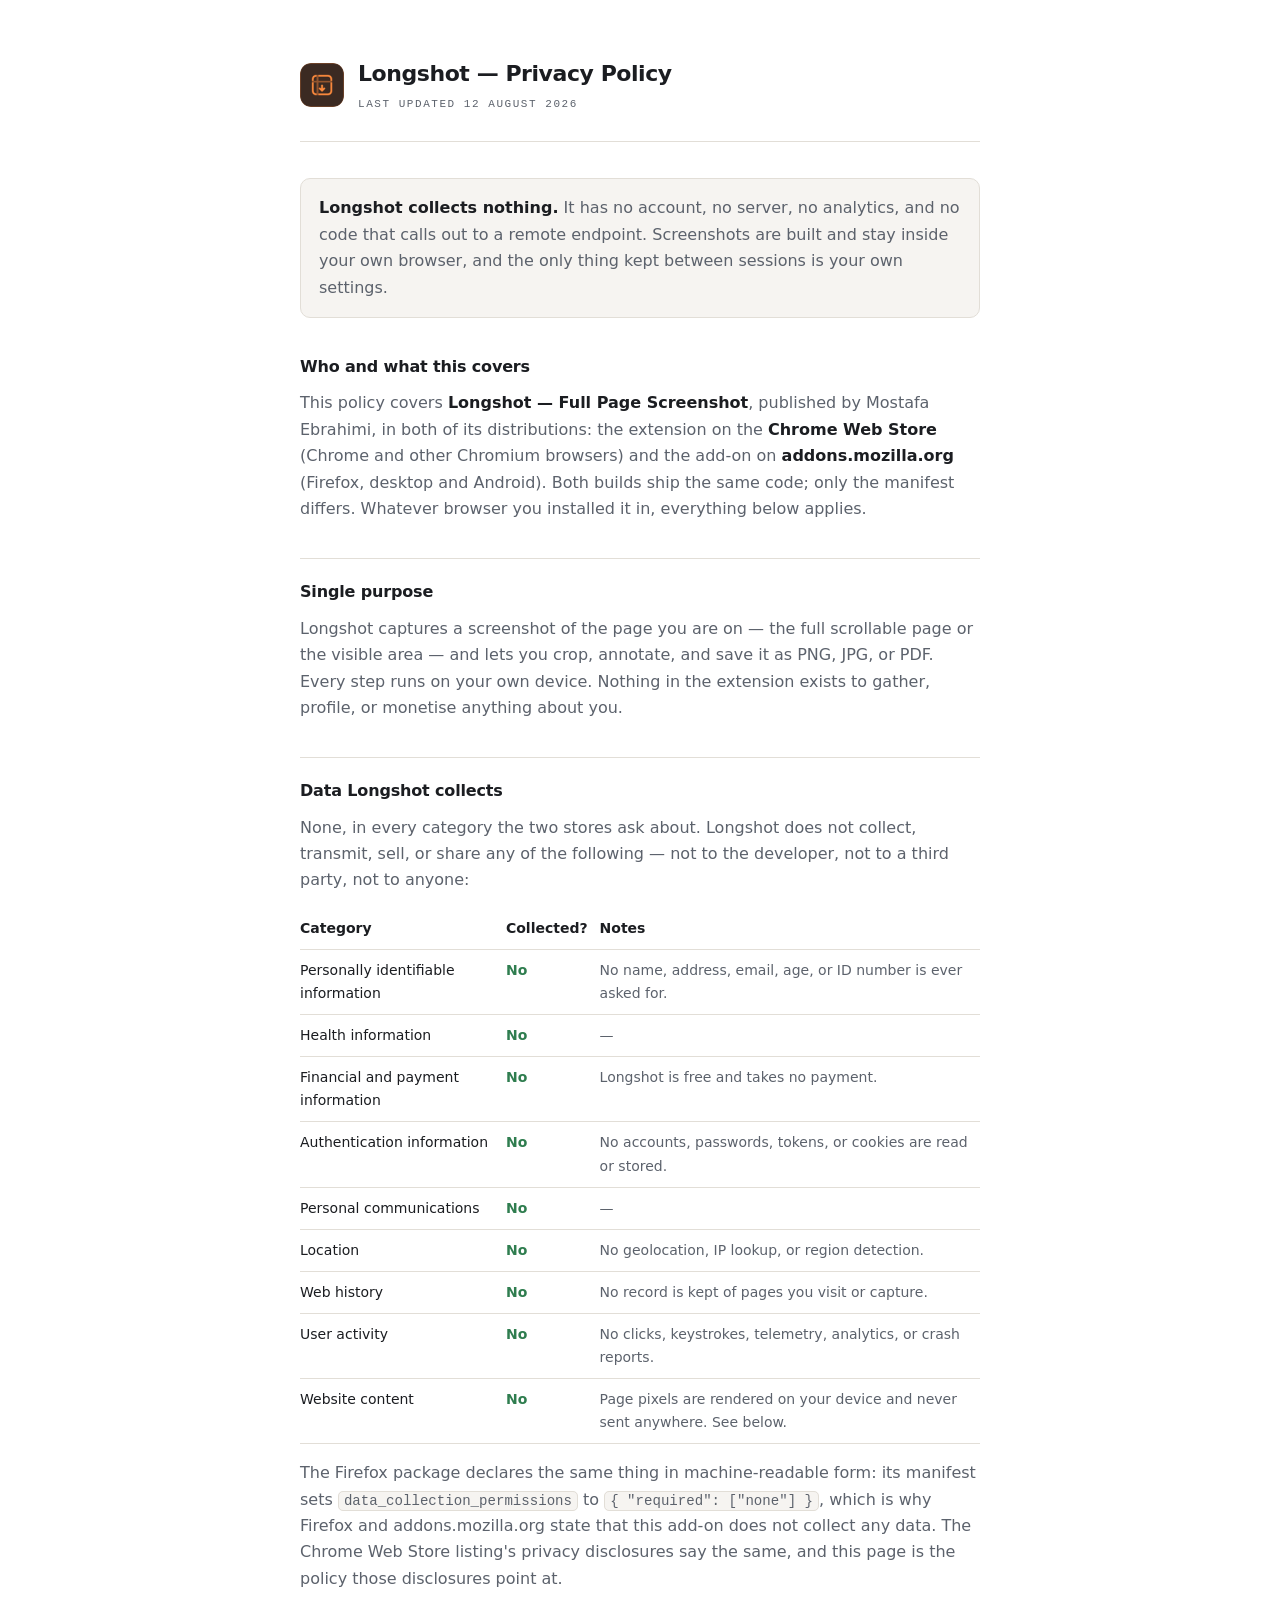
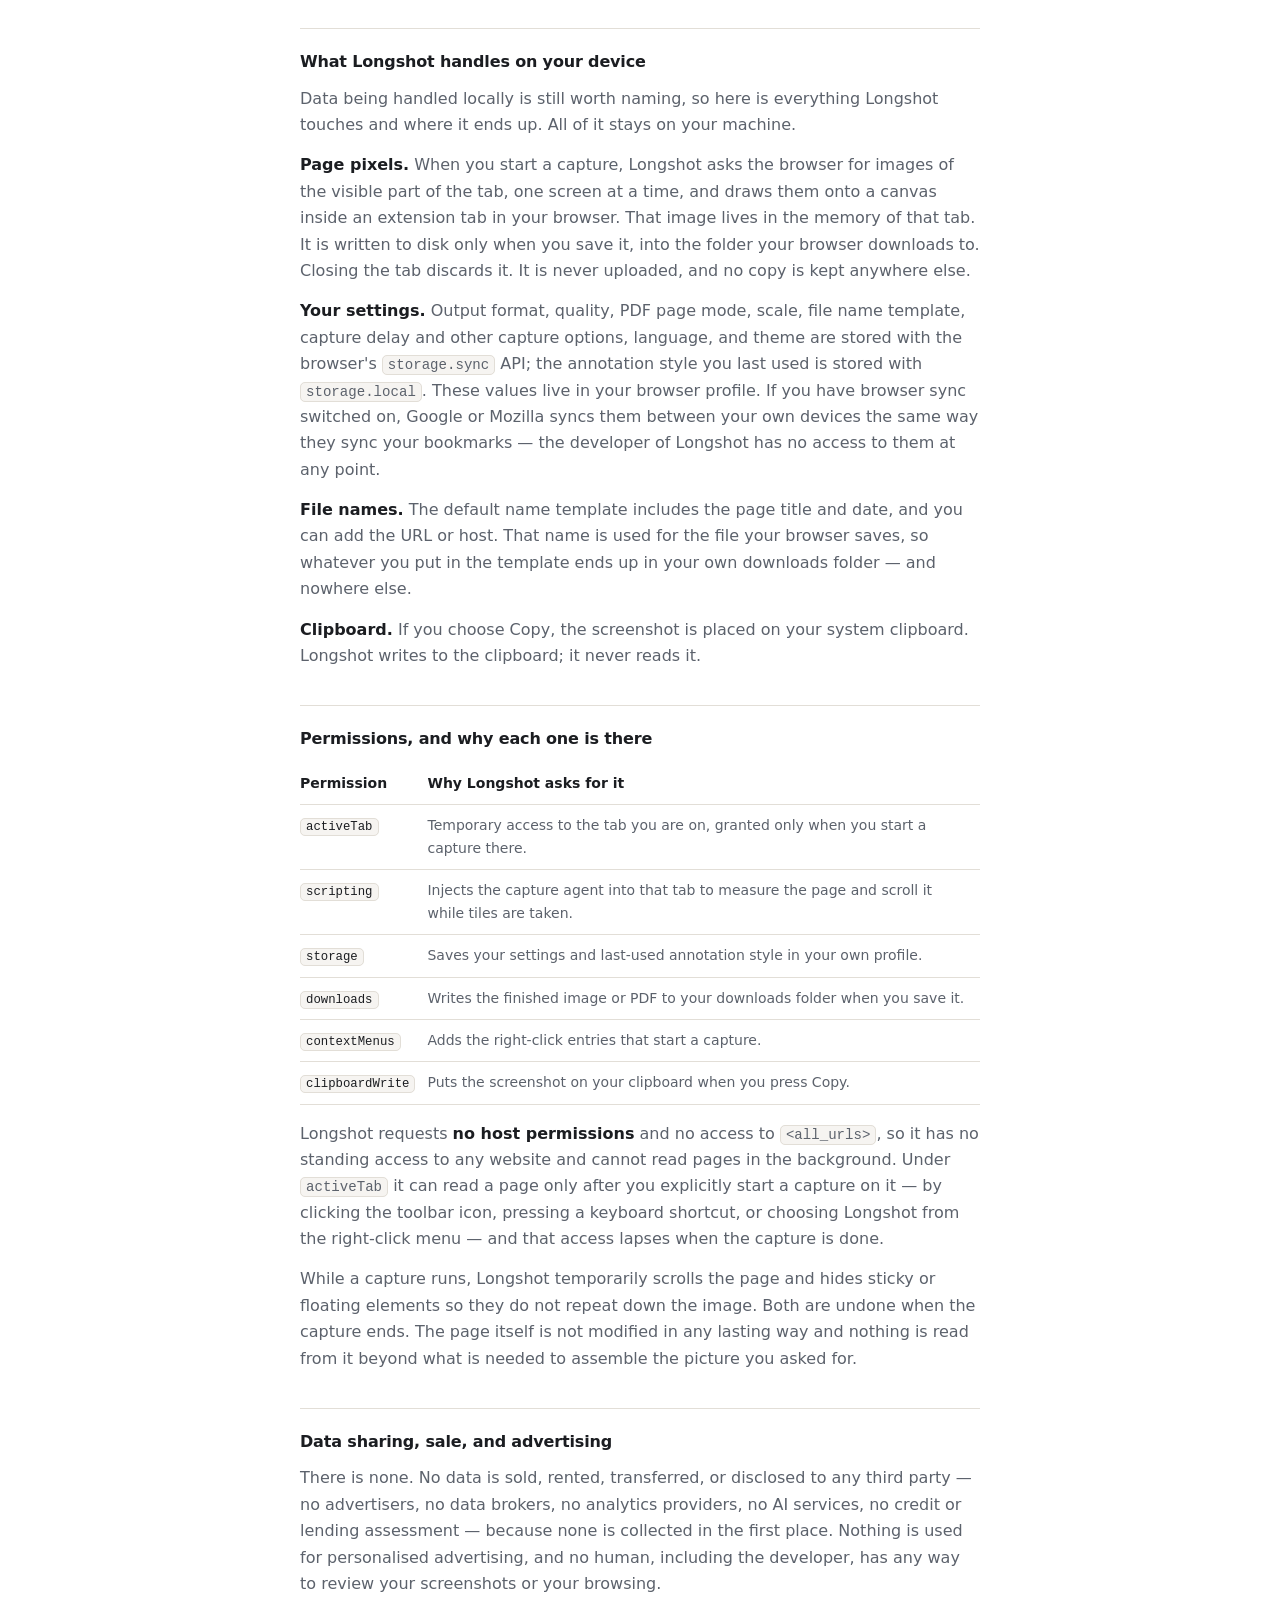
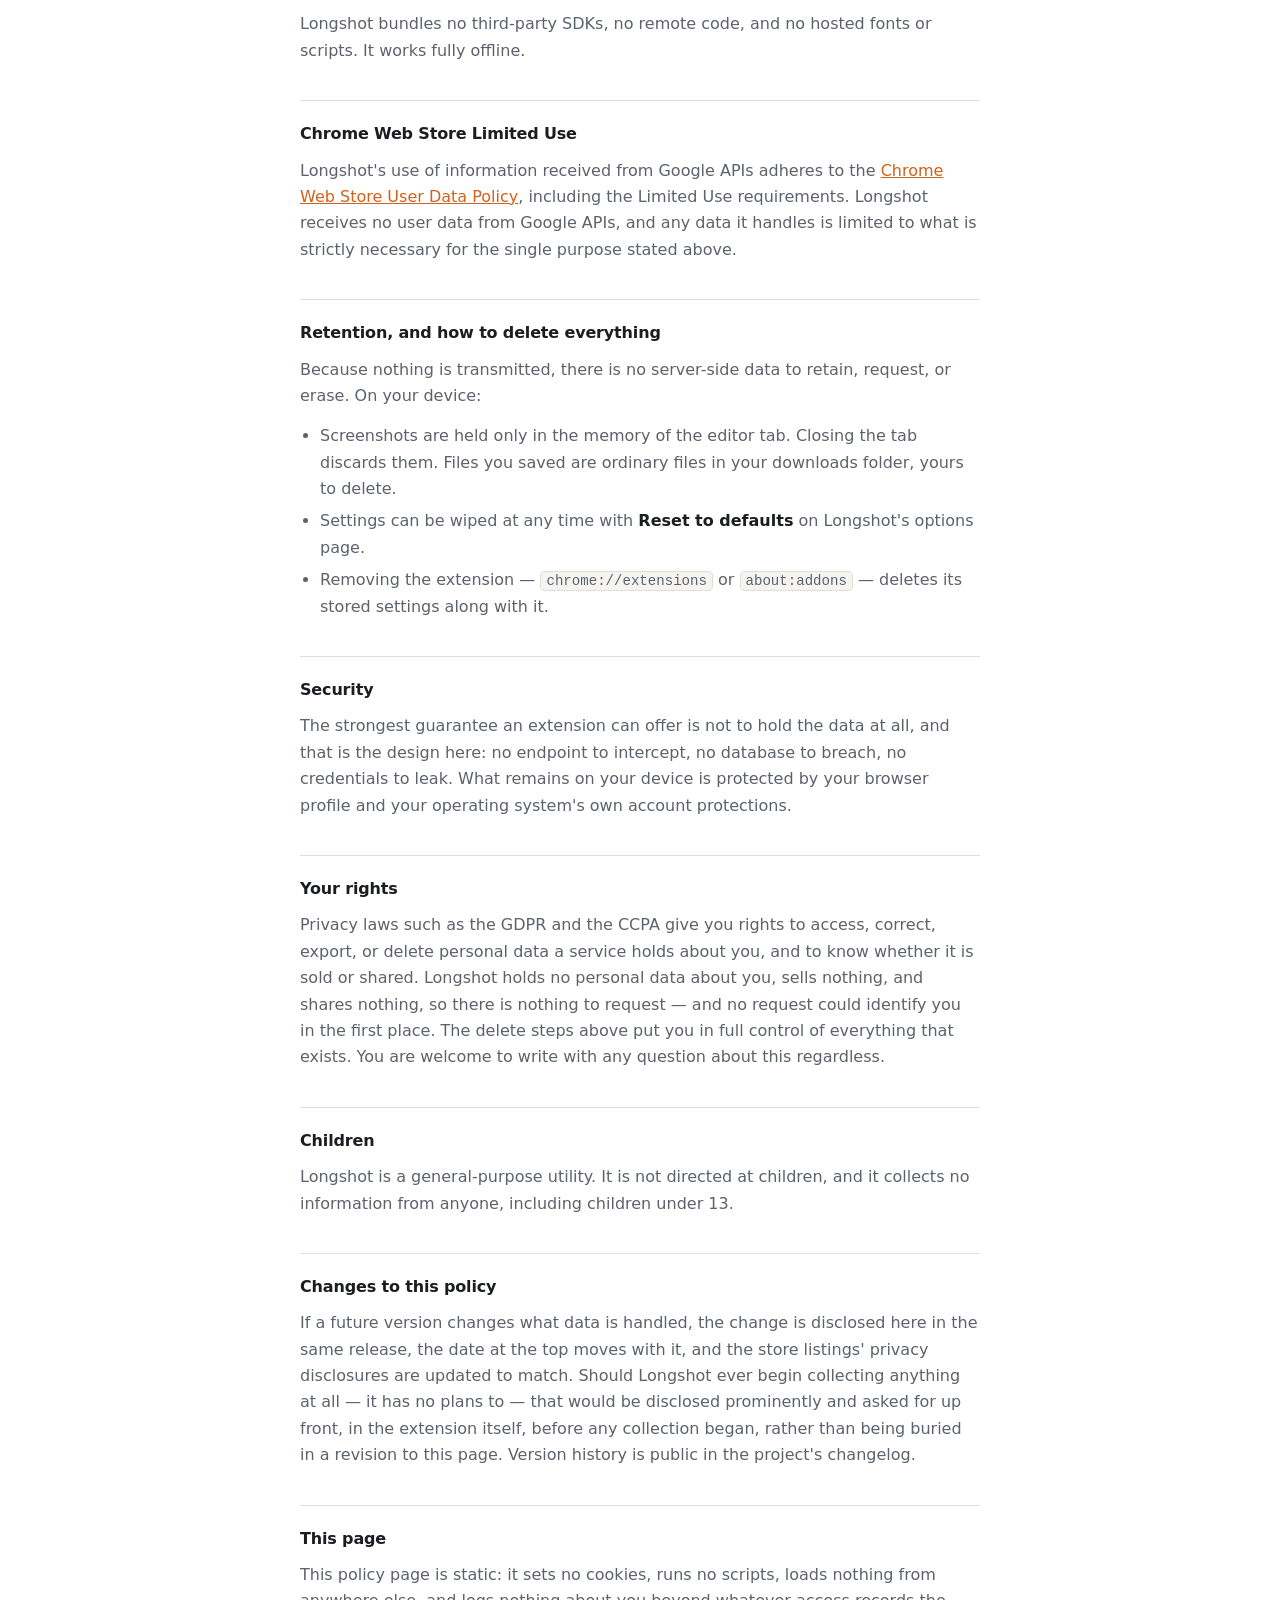
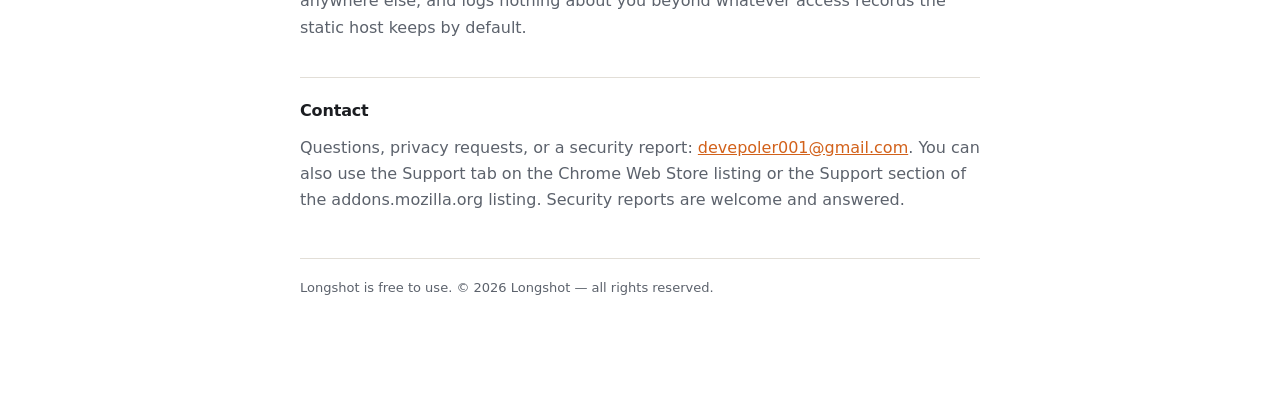
<file: docs/index.html>
<!doctype html>
<html lang="en">
  <head>
    <meta charset="utf-8" />
    <meta name="viewport" content="width=device-width, initial-scale=1" />
    <title>Longshot — Privacy Policy</title>
    <meta
      name="description"
      content="Privacy policy for Longshot, the full page screenshot extension for Chrome and Firefox. No data collected, no servers, nothing leaves the browser."
    />
    <meta name="robots" content="index, follow" />
    <style>
      :root {
        --bg: #ffffff;
        --panel: #f6f4f1;
        --line: #e2ded7;
        --fg: #1b1d21;
        --dim: #5c626c;
        --accent: #d2611a;
        --ok: #2f7d4f;
        color-scheme: light;
      }
      @media (prefers-color-scheme: dark) {
        :root {
          --bg: #101216;
          --panel: #171a1f;
          --line: #262b33;
          --fg: #e8eaed;
          --dim: #a3a9b4;
          --accent: #ff8a3d;
          --ok: #5fbf87;
          color-scheme: dark;
        }
      }
      * { box-sizing: border-box; }
      body {
        margin: 0;
        padding: 0 24px 96px;
        background: var(--bg);
        color: var(--fg);
        font: 16px/1.65 ui-sans-serif, "Segoe UI", system-ui, -apple-system, sans-serif;
        -webkit-font-smoothing: antialiased;
      }
      main { max-width: 680px; margin: 0 auto; }
      header {
        display: flex; align-items: center; gap: 14px;
        padding: 56px 0 28px; border-bottom: 1px solid var(--line); margin-bottom: 36px;
      }
      header img { width: 44px; height: 44px; border-radius: 11px; }
      h1 { margin: 0; font-size: 22px; letter-spacing: -0.02em; }
      .eyebrow {
        margin: 3px 0 0;
        font-family: ui-monospace, "SF Mono", Consolas, monospace;
        font-size: 11px; letter-spacing: 0.14em; text-transform: uppercase; color: var(--dim);
      }
      h2 {
        margin: 36px 0 10px; font-size: 16px; letter-spacing: -0.01em;
        padding-top: 20px; border-top: 1px solid var(--line);
      }
      h2:first-of-type { border-top: 0; padding-top: 0; }
      p { margin: 0 0 14px; color: var(--dim); }
      strong { color: var(--fg); font-weight: 600; }
      ul { margin: 0 0 14px; padding-left: 20px; color: var(--dim); }
      li { margin: 0 0 6px; }
      .callout {
        padding: 16px 18px; border-radius: 10px; background: var(--panel);
        border: 1px solid var(--line); margin: 0 0 8px;
      }
      .callout p:last-child { margin-bottom: 0; }
      .scroll { overflow-x: auto; margin: 0 0 16px; }
      table { border-collapse: collapse; width: 100%; font-size: 14px; }
      th, td {
        text-align: left; padding: 9px 12px 9px 0;
        border-bottom: 1px solid var(--line); vertical-align: top; color: var(--dim);
      }
      th { color: var(--fg); font-weight: 600; white-space: nowrap; }
      td:first-child { color: var(--fg); }
      .no { color: var(--ok); font-weight: 600; white-space: nowrap; }
      code {
        font-family: ui-monospace, "SF Mono", Consolas, monospace;
        font-size: 0.88em; background: var(--panel);
        border: 1px solid var(--line); border-radius: 5px; padding: 1px 5px;
      }
      footer {
        margin-top: 44px; padding-top: 18px; border-top: 1px solid var(--line);
        font-size: 13px; color: var(--dim);
      }
      a { color: var(--accent); }
    </style>
  </head>
  <body>
    <main>
      <header>
        <img src="icon-128.png" alt="" />
        <div>
          <h1>Longshot — Privacy Policy</h1>
          <p class="eyebrow">Last updated 12 August 2026</p>
        </div>
      </header>

      <div class="callout">
        <p>
          <strong>Longshot collects nothing.</strong> It has no account, no server, no analytics,
          and no code that calls out to a remote endpoint. Screenshots are built and stay inside
          your own browser, and the only thing kept between sessions is your own settings.
        </p>
      </div>

      <h2>Who and what this covers</h2>
      <p>
        This policy covers <strong>Longshot — Full Page Screenshot</strong>, published by Mostafa
        Ebrahimi, in both of its distributions: the extension on the
        <strong>Chrome Web Store</strong> (Chrome and other Chromium browsers) and the add-on on
        <strong>addons.mozilla.org</strong> (Firefox, desktop and Android). Both builds ship the
        same code; only the manifest differs. Whatever browser you installed it in, everything
        below applies.
      </p>

      <h2>Single purpose</h2>
      <p>
        Longshot captures a screenshot of the page you are on — the full scrollable page or the
        visible area — and lets you crop, annotate, and save it as PNG, JPG, or PDF. Every step
        runs on your own device. Nothing in the extension exists to gather, profile, or monetise
        anything about you.
      </p>

      <h2>Data Longshot collects</h2>
      <p>
        None, in every category the two stores ask about. Longshot does not collect, transmit,
        sell, or share any of the following — not to the developer, not to a third party, not to
        anyone:
      </p>
      <div class="scroll">
        <table>
          <thead>
            <tr><th>Category</th><th>Collected?</th><th>Notes</th></tr>
          </thead>
          <tbody>
            <tr><td>Personally identifiable information</td><td class="no">No</td><td>No name, address, email, age, or ID number is ever asked for.</td></tr>
            <tr><td>Health information</td><td class="no">No</td><td>—</td></tr>
            <tr><td>Financial and payment information</td><td class="no">No</td><td>Longshot is free and takes no payment.</td></tr>
            <tr><td>Authentication information</td><td class="no">No</td><td>No accounts, passwords, tokens, or cookies are read or stored.</td></tr>
            <tr><td>Personal communications</td><td class="no">No</td><td>—</td></tr>
            <tr><td>Location</td><td class="no">No</td><td>No geolocation, IP lookup, or region detection.</td></tr>
            <tr><td>Web history</td><td class="no">No</td><td>No record is kept of pages you visit or capture.</td></tr>
            <tr><td>User activity</td><td class="no">No</td><td>No clicks, keystrokes, telemetry, analytics, or crash reports.</td></tr>
            <tr><td>Website content</td><td class="no">No</td><td>Page pixels are rendered on your device and never sent anywhere. See below.</td></tr>
          </tbody>
        </table>
      </div>
      <p>
        The Firefox package declares the same thing in machine-readable form: its manifest sets
        <code>data_collection_permissions</code> to <code>{ "required": ["none"] }</code>, which is
        why Firefox and addons.mozilla.org state that this add-on does not collect any data. The
        Chrome Web Store listing's privacy disclosures say the same, and this page is the policy
        those disclosures point at.
      </p>

      <h2>What Longshot handles on your device</h2>
      <p>
        Data being handled locally is still worth naming, so here is everything Longshot touches
        and where it ends up. All of it stays on your machine.
      </p>
      <p>
        <strong>Page pixels.</strong> When you start a capture, Longshot asks the browser for images
        of the visible part of the tab, one screen at a time, and draws them onto a canvas inside an
        extension tab in your browser. That image lives in the memory of that tab. It is written to
        disk only when you save it, into the folder your browser downloads to. Closing the tab
        discards it. It is never uploaded, and no copy is kept anywhere else.
      </p>
      <p>
        <strong>Your settings.</strong> Output format, quality, PDF page mode, scale, file name
        template, capture delay and other capture options, language, and theme are stored with the
        browser's <code>storage.sync</code> API; the annotation style you last used is stored with
        <code>storage.local</code>. These values live in your browser profile. If you have browser
        sync switched on, Google or Mozilla syncs them between your own devices the same way they
        sync your bookmarks — the developer of Longshot has no access to them at any point.
      </p>
      <p>
        <strong>File names.</strong> The default name template includes the page title and date, and
        you can add the URL or host. That name is used for the file your browser saves, so whatever
        you put in the template ends up in your own downloads folder — and nowhere else.
      </p>
      <p>
        <strong>Clipboard.</strong> If you choose Copy, the screenshot is placed on your system
        clipboard. Longshot writes to the clipboard; it never reads it.
      </p>

      <h2>Permissions, and why each one is there</h2>
      <div class="scroll">
        <table>
          <thead>
            <tr><th>Permission</th><th>Why Longshot asks for it</th></tr>
          </thead>
          <tbody>
            <tr><td><code>activeTab</code></td><td>Temporary access to the tab you are on, granted only when you start a capture there.</td></tr>
            <tr><td><code>scripting</code></td><td>Injects the capture agent into that tab to measure the page and scroll it while tiles are taken.</td></tr>
            <tr><td><code>storage</code></td><td>Saves your settings and last-used annotation style in your own profile.</td></tr>
            <tr><td><code>downloads</code></td><td>Writes the finished image or PDF to your downloads folder when you save it.</td></tr>
            <tr><td><code>contextMenus</code></td><td>Adds the right-click entries that start a capture.</td></tr>
            <tr><td><code>clipboardWrite</code></td><td>Puts the screenshot on your clipboard when you press Copy.</td></tr>
          </tbody>
        </table>
      </div>
      <p>
        Longshot requests <strong>no host permissions</strong> and no access to
        <code>&lt;all_urls&gt;</code>, so it has no standing access to any website and cannot read
        pages in the background. Under <code>activeTab</code> it can read a page only after you
        explicitly start a capture on it — by clicking the toolbar icon, pressing a keyboard
        shortcut, or choosing Longshot from the right-click menu — and that access lapses when the
        capture is done.
      </p>
      <p>
        While a capture runs, Longshot temporarily scrolls the page and hides sticky or floating
        elements so they do not repeat down the image. Both are undone when the capture ends. The
        page itself is not modified in any lasting way and nothing is read from it beyond what is
        needed to assemble the picture you asked for.
      </p>

      <h2>Data sharing, sale, and advertising</h2>
      <p>
        There is none. No data is sold, rented, transferred, or disclosed to any third party — no
        advertisers, no data brokers, no analytics providers, no AI services, no credit or lending
        assessment — because none is collected in the first place. Nothing is used for
        personalised advertising, and no human, including the developer, has any way to review
        your screenshots or your browsing.
      </p>
      <p>
        Longshot bundles no third-party SDKs, no remote code, and no hosted fonts or scripts. It
        works fully offline.
      </p>

      <h2>Chrome Web Store Limited Use</h2>
      <p>
        Longshot's use of information received from Google APIs adheres to the
        <a href="https://developer.chrome.com/docs/webstore/program-policies/limited-use">Chrome
        Web Store User Data Policy</a>, including the Limited Use requirements. Longshot receives
        no user data from Google APIs, and any data it handles is limited to what is strictly
        necessary for the single purpose stated above.
      </p>

      <h2>Retention, and how to delete everything</h2>
      <p>
        Because nothing is transmitted, there is no server-side data to retain, request, or erase.
        On your device:
      </p>
      <ul>
        <li>Screenshots are held only in the memory of the editor tab. Closing the tab discards
          them. Files you saved are ordinary files in your downloads folder, yours to delete.</li>
        <li>Settings can be wiped at any time with <strong>Reset to defaults</strong> on Longshot's
          options page.</li>
        <li>Removing the extension — <code>chrome://extensions</code> or
          <code>about:addons</code> — deletes its stored settings along with it.</li>
      </ul>

      <h2>Security</h2>
      <p>
        The strongest guarantee an extension can offer is not to hold the data at all, and that is
        the design here: no endpoint to intercept, no database to breach, no credentials to leak.
        What remains on your device is protected by your browser profile and your operating
        system's own account protections.
      </p>

      <h2>Your rights</h2>
      <p>
        Privacy laws such as the GDPR and the CCPA give you rights to access, correct, export, or
        delete personal data a service holds about you, and to know whether it is sold or shared.
        Longshot holds no personal data about you, sells nothing, and shares nothing, so there is
        nothing to request — and no request could identify you in the first place. The delete steps
        above put you in full control of everything that exists. You are welcome to write with any
        question about this regardless.
      </p>

      <h2>Children</h2>
      <p>
        Longshot is a general-purpose utility. It is not directed at children, and it collects no
        information from anyone, including children under 13.
      </p>

      <h2>Changes to this policy</h2>
      <p>
        If a future version changes what data is handled, the change is disclosed here in the same
        release, the date at the top moves with it, and the store listings' privacy disclosures are
        updated to match. Should Longshot ever begin collecting anything at all — it has no plans
        to — that would be disclosed prominently and asked for up front, in the extension itself,
        before any collection began, rather than being buried in a revision to this page. Version
        history is public in the project's changelog.
      </p>

      <h2>This page</h2>
      <p>
        This policy page is static: it sets no cookies, runs no scripts, loads nothing from anywhere
        else, and logs nothing about you beyond whatever access records the static host keeps by
        default.
      </p>

      <h2>Contact</h2>
      <p>
        Questions, privacy requests, or a security report:
        <a href="mailto:devepoler001@gmail.com">devepoler001@gmail.com</a>. You can also
        use the Support tab on the Chrome Web Store listing or the Support section of the
        addons.mozilla.org listing. Security reports are welcome and answered.
      </p>

      <footer>Longshot is free to use. © 2026 Longshot — all rights reserved.</footer>
    </main>
  </body>
</html>
</file>
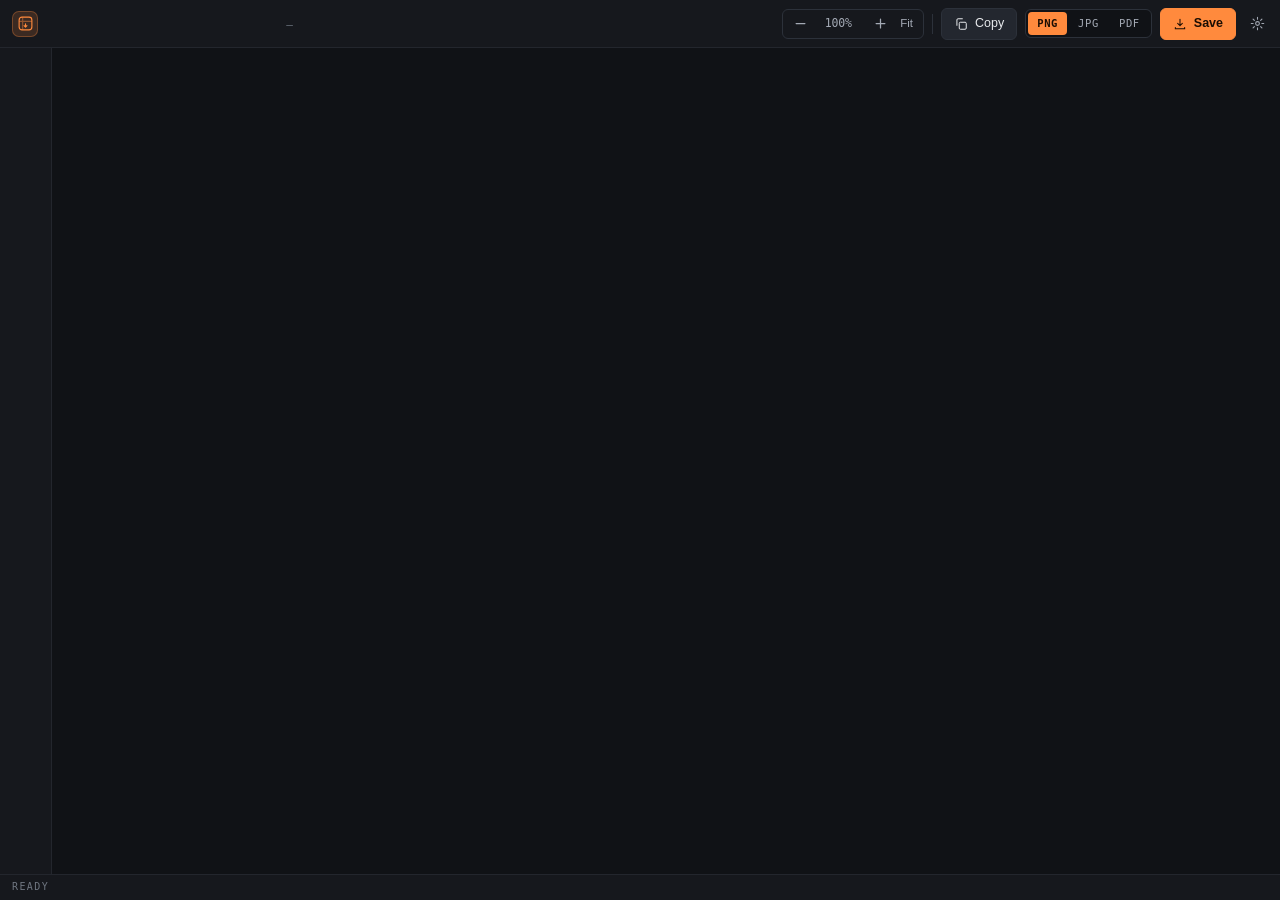
<file: src/editor/editor.html>
<!doctype html>
<html lang="en">
  <head>
    <meta charset="utf-8" />
    <title>Longshot</title>
    <link rel="icon" type="image/svg+xml" href="../../icons/mark.svg" />
    <link rel="stylesheet" href="../shared/theme.css" />
    <link rel="stylesheet" href="editor.css" />
  </head>
  <body>
    <div class="app">
      <header class="topbar">
        <div class="mark" aria-hidden="true">
          <svg viewBox="0 0 24 24" width="17" height="17" fill="none" stroke="currentColor" stroke-width="1.6">
            <rect x="3" y="3" width="18" height="18" rx="4" />
            <path d="M3 9h18M8 3v18" opacity=".45" />
            <path d="M12 12.5v4.5m0 0 2-2m-2 2-2-2" stroke-linecap="round" />
          </svg>
        </div>

        <div class="file">
          <input id="filename" type="text" spellcheck="false" data-i18n-attr="aria-label:editor.filename.tip" data-tip-key="editor.filename.tip"
            data-tip-side="bottom" data-hint-key="editor.filename.hint" />
          <span class="dims num" id="dims">—</span>
        </div>

        <div class="grow"></div>

        <div class="zoom">
          <button class="btn-ghost sq" id="zoom-out" aria-label="Zoom out" data-i18n-attr="aria-label:editor.zoomOut" data-tip-key="editor.zoomOut" data-key="−"
                  data-hint-key="editor.zoomOut.hint">
            <svg viewBox="0 0 24 24" width="15" height="15" stroke="currentColor" stroke-width="2" fill="none"><path d="M5 12h14" stroke-linecap="round"/></svg>
          </button>
          <button class="btn-ghost zoom-value num" id="zoom-value" data-tip-key="editor.zoomReset"
                  data-hint-key="editor.zoomReset.hint">100%</button>
          <button class="btn-ghost sq" id="zoom-in" aria-label="Zoom in" data-i18n-attr="aria-label:editor.zoomIn" data-tip-key="editor.zoomIn" data-key="+"
                  data-hint-key="editor.zoomIn.hint">
            <svg viewBox="0 0 24 24" width="15" height="15" stroke="currentColor" stroke-width="2" fill="none"><path d="M12 5v14M5 12h14" stroke-linecap="round"/></svg>
          </button>
          <button class="btn-ghost" id="zoom-fit" data-tip-key="editor.zoomFit" data-key="0"
                  data-hint-key="editor.zoomFit.hint" data-i18n="editor.zoomFit.label">Fit</button>
        </div>

        <span class="sep"></span>

        <button class="btn" id="copy" data-tip-key="editor.copy" data-key="Ctrl+C"
                data-hint-key="editor.copy.hint">
          <svg viewBox="0 0 24 24" width="14" height="14" fill="none" stroke="currentColor" stroke-width="1.7"><rect x="9" y="9" width="12" height="12" rx="2"/><path d="M5 15V5a2 2 0 0 1 2-2h8"/></svg>
          <span data-i18n="editor.copy">Copy</span>
        </button>

        <div class="chips" id="format" role="group" data-i18n-attr="aria-label:popup.saveAs">
          <button type="button" data-value="png" aria-pressed="true" data-tip="PNG" data-hint-key="editor.format.png.hint">PNG</button>
          <button type="button" data-value="jpeg" aria-pressed="false" data-tip="JPG" data-hint-key="editor.format.jpeg.hint">JPG</button>
          <button type="button" data-value="pdf" aria-pressed="false" data-tip="PDF" data-hint-key="editor.format.pdf.hint">PDF</button>
        </div>

        <button class="btn btn-primary" id="save" data-tip-key="editor.save" data-key="Ctrl+S"
                data-hint-key="editor.save.hint">
          <svg viewBox="0 0 24 24" width="14" height="14" fill="none" stroke="currentColor" stroke-width="1.8"><path d="M12 4v11m0 0 4-4m-4 4-4-4" stroke-linecap="round"/><path d="M4 18v2h16v-2" stroke-linecap="round"/></svg>
          Save
        </button>

        <button class="btn-ghost sq" id="open-settings" data-i18n-attr="aria-label:editor.settings"
                data-tip-key="editor.settings" data-hint-key="editor.settings.hint">
          <svg viewBox="0 0 24 24" width="15" height="15" fill="none" stroke="currentColor" stroke-width="1.7"><circle cx="12" cy="12" r="3"/><path d="M12 2v3M12 19v3M2 12h3M19 12h3M4.9 4.9l2.1 2.1M17 17l2.1 2.1M19.1 4.9 17 7M7 17l-2.1 2.1" stroke-linecap="round"/></svg>
        </button>
      </header>

      <div class="body">
        <nav class="tools" id="tools" data-i18n-attr="aria-label:editor.tools"></nav>

        <div class="stage-wrap">
          <div class="inspector" id="inspector" hidden>
            <div class="swatches" id="swatches" role="group" data-i18n-attr="aria-label:editor.colour"></div>
            <span class="sep tall"></span>
            <label class="ctl">
              <span class="eyebrow" id="size-label">Width</span>
              <input type="range" id="size" min="1" max="40" step="1" data-tip-key="editor.size" data-hint-key="editor.size.hint" />
              <span class="num" id="size-value">4</span>
            </label>
            <span class="sep tall"></span>
            <button class="btn-ghost" id="undo" data-tip-key="editor.undo" data-key="Ctrl+Z"
              data-hint-key="editor.undo.hint" data-i18n="editor.undo">Undo</button>
            <button class="btn-ghost" id="redo" data-tip-key="editor.redo" data-key="Ctrl+Shift+Z"
              data-hint-key="editor.redo.hint" data-i18n="editor.redo">Redo</button>
            <button class="btn-ghost danger" id="delete" data-tip-key="editor.delete" data-key="Del"
              data-hint-key="editor.delete.hint" data-i18n="editor.delete">Delete</button>
            <div class="grow"></div>
            <div class="crop-actions" id="crop-actions" hidden>
              <span class="eyebrow" data-i18n="editor.crop">Crop</span>
              <button class="btn" id="crop-apply" data-tip-key="editor.crop.apply.tip" data-key="Enter"
                data-hint-key="editor.crop.apply.hint" data-i18n="editor.crop.apply">Apply</button>
              <button class="btn-ghost" id="crop-reset" data-tip-key="editor.crop.reset.tip"
                data-hint-key="editor.crop.reset.hint" data-i18n="editor.crop.reset">Reset</button>
            </div>
          </div>

          <main class="stage" id="stage">
            <canvas id="view"></canvas>
            <textarea id="text-input" spellcheck="false" hidden></textarea>

            <div class="progress" id="progress">
              <div class="progress-card">
                <div class="ladder" id="ladder"></div>
                <div>
                  <div class="progress-title" id="progress-title" data-i18n="editor.progress.title">Capturing page</div>
                  <div class="eyebrow" id="progress-count" data-i18n="editor.progress.waiting">waiting for the first tile</div>
                </div>
                <button class="btn" id="progress-cancel" data-i18n="editor.progress.cancel">Cancel</button>
              </div>
            </div>

            <div class="failure" id="failure" hidden>
              <div class="failure-card">
                <div class="eyebrow" data-i18n="editor.failure.title">Capture stopped</div>
                <p id="failure-message"></p>
                <button class="btn" id="failure-close" data-i18n="editor.failure.close">Close this tab</button>
              </div>
            </div>
          </main>

          <aside class="rail" id="rail" hidden aria-hidden="true">
            <canvas id="rail-canvas"></canvas>
            <div class="rail-view" id="rail-view"></div>
          </aside>
        </div>
      </div>

      <footer class="statusbar">
        <span class="eyebrow" id="status-left" data-i18n="editor.status.ready">Ready</span>
        <div class="grow"></div>
        <span class="eyebrow hints" id="hints"></span>
      </footer>
    </div>

    <div class="toast" id="toast" hidden></div>

    <script type="module" src="editor.js"></script>
  </body>
</html>
</file>
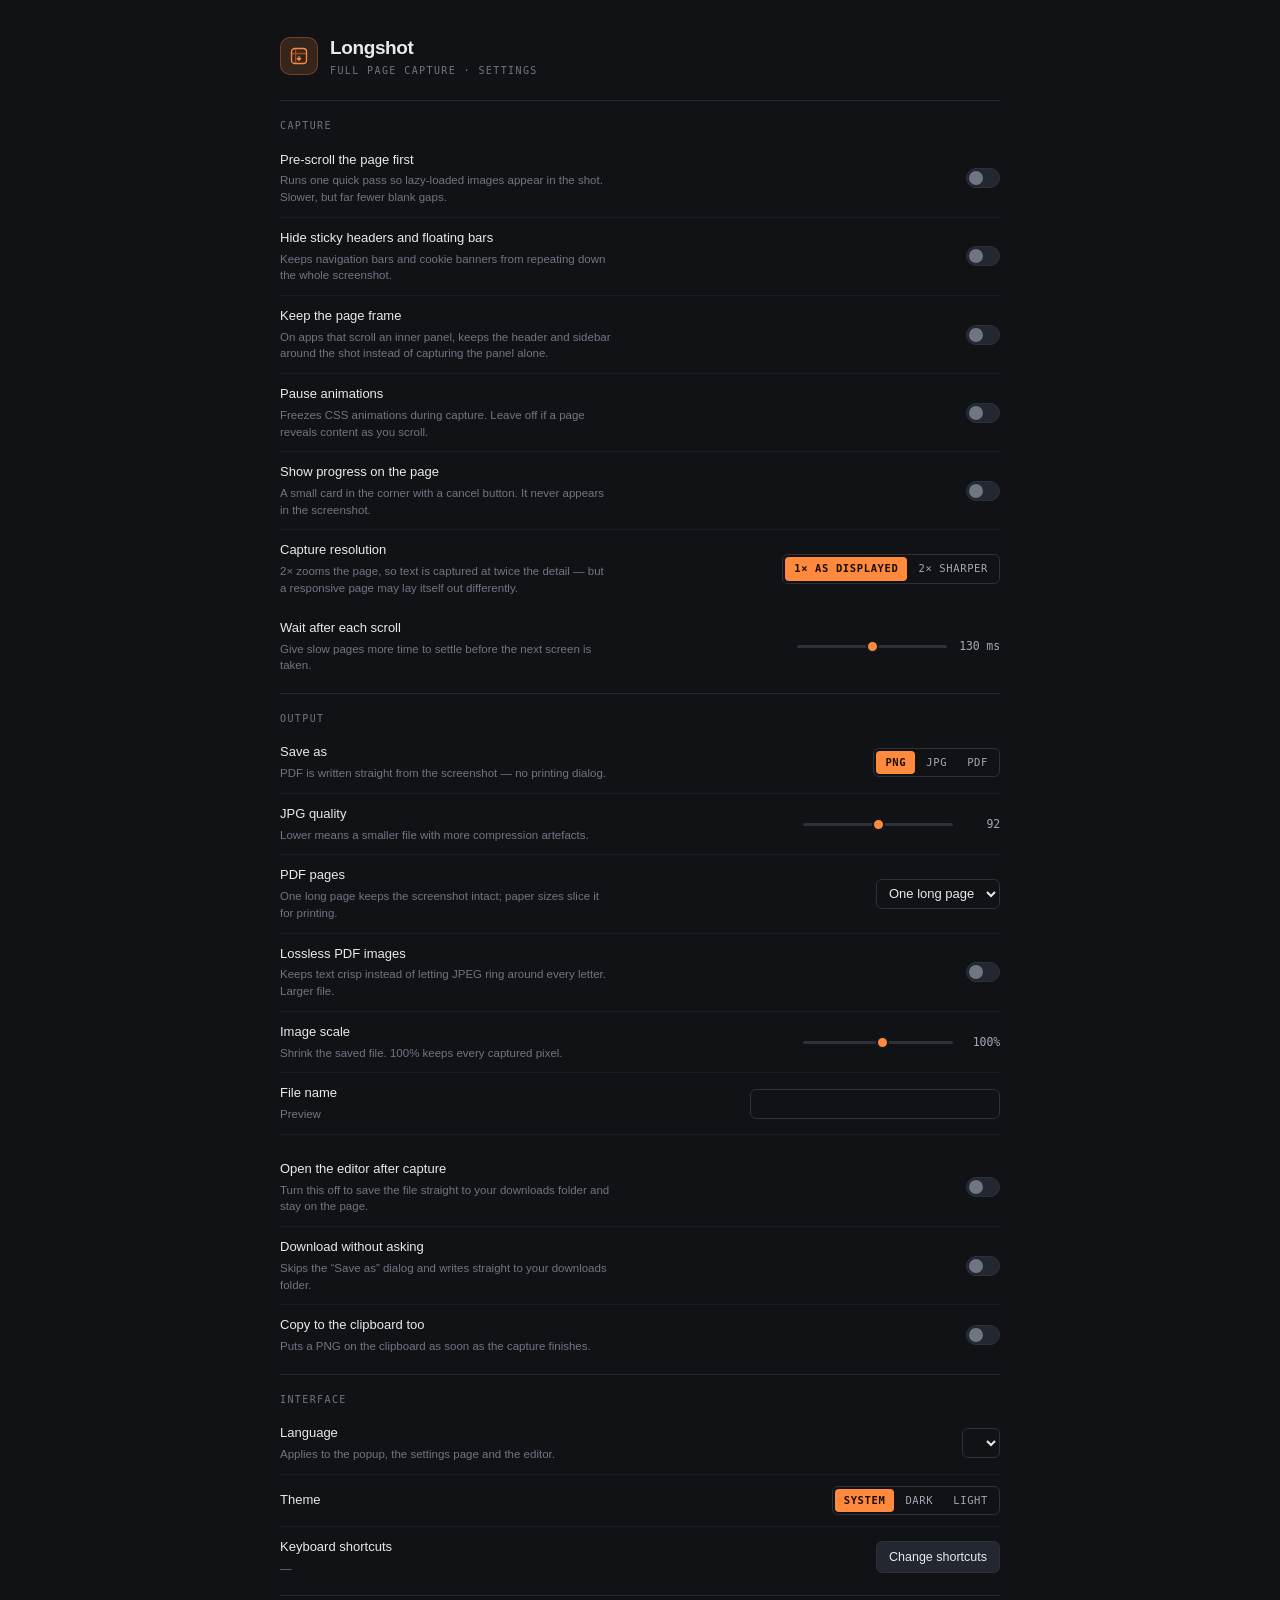
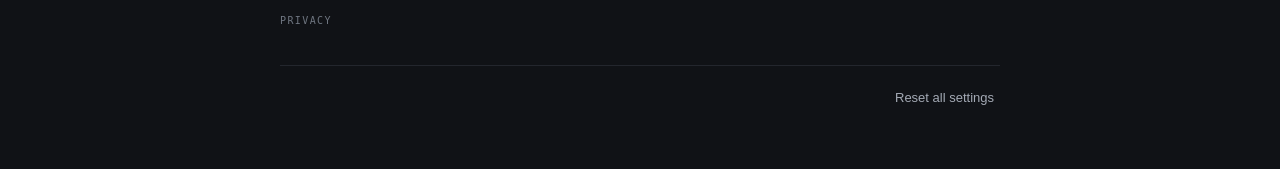
<file: src/options/options.html>
<!doctype html>
<html lang="en">
  <head>
    <meta charset="utf-8" />
    <title data-i18n="options.title">Longshot settings</title>
    <link rel="icon" type="image/svg+xml" href="../../icons/mark.svg" />
    <link rel="stylesheet" href="../shared/theme.css" />
    <link rel="stylesheet" href="options.css" />
  </head>
  <body>
    <div class="page">
      <header class="head">
        <div class="mark" aria-hidden="true">
          <svg viewBox="0 0 24 24" width="20" height="20" fill="none" stroke="currentColor" stroke-width="1.6">
            <rect x="3" y="3" width="18" height="18" rx="4" />
            <path d="M3 9h18M8 3v18" opacity=".45" />
            <path d="M12 12.5v4.5m0 0 2-2m-2 2-2-2" stroke-linecap="round" />
          </svg>
        </div>
        <div>
          <h1>Longshot</h1>
          <p class="eyebrow" data-i18n="options.subtitle">full page capture · settings</p>
        </div>
      </header>

      <section class="welcome" id="welcome" hidden>
        <h2 data-i18n="options.welcome.title">You're set up.</h2>
        <p data-i18n-html="options.welcome.body"></p>
        <p class="quiet" data-i18n="options.welcome.privacy"></p>
      </section>

      <section>
        <h2 class="eyebrow" data-i18n="options.section.capture">Capture</h2>

        <label class="row">
          <span class="label">
            <span data-i18n="options.preScroll.label">Pre-scroll the page first</span>
            <small data-i18n="options.preScroll.hint">Runs one quick pass so lazy-loaded images appear in the shot. Slower, but far fewer blank gaps.</small>
          </span>
          <span class="switch"><input type="checkbox" id="preScroll" /><span></span></span>
        </label>

        <label class="row">
          <span class="label">
            <span data-i18n="options.hideFixed.label">Hide sticky headers and floating bars</span>
            <small data-i18n="options.hideFixed.hint">Keeps navigation bars and cookie banners from repeating down the whole screenshot.</small>
          </span>
          <span class="switch"><input type="checkbox" id="hideFixed" /><span></span></span>
        </label>

        <label class="row">
          <span class="label">
            <span data-i18n="options.pageFrame.label">Keep the page frame</span>
            <small data-i18n="options.pageFrame.hint">On apps that scroll an inner panel, keeps the header and sidebar around the shot instead of capturing the panel alone.</small>
          </span>
          <span class="switch"><input type="checkbox" id="pageFrame" /><span></span></span>
        </label>

        <label class="row">
          <span class="label">
            <span data-i18n="options.freezeMotion.label">Pause animations</span>
            <small data-i18n="options.freezeMotion.hint">Freezes CSS animations during capture. Leave off if a page reveals content as you scroll.</small>
          </span>
          <span class="switch"><input type="checkbox" id="freezeMotion" /><span></span></span>
        </label>

        <label class="row">
          <span class="label">
            <span data-i18n="options.showOverlay.label">Show progress on the page</span>
            <small data-i18n="options.showOverlay.hint">A small card in the corner with a cancel button. It never appears in the screenshot.</small>
          </span>
          <span class="switch"><input type="checkbox" id="showOverlay" /><span></span></span>
        </label>

        <div class="row">
          <span class="label">
            <span data-i18n="options.captureScale.label">Capture resolution</span>
            <small data-i18n="options.captureScale.hint">2× zooms the page, so text is captured at twice the detail — but a responsive page may lay itself out differently.</small>
          </span>
          <span class="control">
            <div class="chips" id="captureScale" role="group" data-i18n-attr="aria-label:options.captureScale.label">
              <button type="button" data-value="1" aria-pressed="true" data-i18n="options.captureScale.x1">1× as displayed</button>
              <button type="button" data-value="2" aria-pressed="false" data-i18n="options.captureScale.x2">2× sharper</button>
            </div>
          </span>
        </div>

        <label class="row">
          <span class="label">
            <span data-i18n="options.settleMs.label">Wait after each scroll</span>
            <small data-i18n="options.settleMs.hint">Give slow pages more time to settle before the next screen is taken.</small>
          </span>
          <span class="control">
            <input type="range" id="settleMs" min="0" max="1000" step="10" />
            <span class="num" id="settleMs-value">130 ms</span>
          </span>
        </label>
      </section>

      <section>
        <h2 class="eyebrow" data-i18n="options.section.output">Output</h2>

        <div class="row">
          <span class="label">
            <span data-i18n="options.format.label">Save as</span>
            <small data-i18n="options.format.hint">PDF is written straight from the screenshot — no printing dialog.</small>
          </span>
          <span class="control">
            <div class="chips" id="format" role="group" data-i18n-attr="aria-label:options.format.label">
              <button type="button" data-value="png" aria-pressed="true">PNG</button>
              <button type="button" data-value="jpeg" aria-pressed="false">JPG</button>
              <button type="button" data-value="pdf" aria-pressed="false">PDF</button>
            </div>
          </span>
        </div>

        <label class="row" id="row-quality">
          <span class="label">
            <span data-i18n="options.jpegQuality.label">JPG quality</span>
            <small data-i18n="options.jpegQuality.hint">Lower means a smaller file with more compression artefacts.</small>
          </span>
          <span class="control">
            <input type="range" id="jpegQuality" min="40" max="100" step="1" />
            <span class="num" id="jpegQuality-value">92</span>
          </span>
        </label>

        <label class="row" id="row-pdf">
          <span class="label">
            <span data-i18n="options.pdfPageMode.label">PDF pages</span>
            <small data-i18n="options.pdfPageMode.hint">One long page keeps the screenshot intact; paper sizes slice it for printing.</small>
          </span>
          <span class="control">
            <select id="pdfPageMode">
              <option value="single" data-i18n="options.pdfPageMode.single">One long page</option>
              <option value="a4" data-i18n="options.pdfPageMode.a4">A4 pages</option>
              <option value="letter" data-i18n="options.pdfPageMode.letter">Letter pages</option>
            </select>
          </span>
        </label>

        <label class="row" id="row-pdf-lossless">
          <span class="label">
            <span data-i18n="options.pdfLossless.label">Lossless PDF images</span>
            <small data-i18n="options.pdfLossless.hint">Keeps text crisp instead of letting JPEG ring around every letter. Larger file.</small>
          </span>
          <span class="switch"><input type="checkbox" id="pdfLossless" /><span></span></span>
        </label>

        <label class="row">
          <span class="label">
            <span data-i18n="options.scale.label">Image scale</span>
            <small data-i18n="options.scale.hint">Shrink the saved file. 100% keeps every captured pixel.</small>
          </span>
          <span class="control">
            <input type="range" id="scale" min="25" max="100" step="5" />
            <span class="num" id="scale-value">100%</span>
          </span>
        </label>

        <div class="row">
          <span class="label">
            <span data-i18n="options.filename.label">File name</span>
            <small id="filename-preview">Preview</small>
          </span>
          <span class="control">
            <input type="text" id="filename" spellcheck="false" />
          </span>
        </div>

        <div class="tokens" id="tokens"></div>

        <label class="row">
          <span class="label">
            <span data-i18n="options.openEditor.label">Open the editor after capture</span>
            <small data-i18n="options.openEditor.hint">Turn this off to save the file straight to your downloads folder and stay on the page.</small>
          </span>
          <span class="switch"><input type="checkbox" id="openEditor" /><span></span></span>
        </label>

        <label class="row">
          <span class="label">
            <span data-i18n="options.autoDownload.label">Download without asking</span>
            <small data-i18n="options.autoDownload.hint">Skips the “Save as” dialog and writes straight to your downloads folder.</small>
          </span>
          <span class="switch"><input type="checkbox" id="autoDownload" /><span></span></span>
        </label>

        <label class="row">
          <span class="label">
            <span data-i18n="options.copyOnCapture.label">Copy to the clipboard too</span>
            <small data-i18n="options.copyOnCapture.hint">Puts a PNG on the clipboard as soon as the capture finishes.</small>
          </span>
          <span class="switch"><input type="checkbox" id="copyOnCapture" /><span></span></span>
        </label>
      </section>

      <section>
        <h2 class="eyebrow" data-i18n="options.section.interface">Interface</h2>
        <div class="row">
          <span class="label">
            <span data-i18n="options.language.label">Language</span>
            <small data-i18n="options.language.hint">Applies to the popup, the settings page and the editor.</small>
          </span>
          <span class="control">
            <select id="language"></select>
          </span>
        </div>
        <div class="row">
          <span class="label" data-i18n="options.theme.label">Theme</span>
          <span class="control">
            <div class="chips" id="theme" role="group" data-i18n-attr="aria-label:options.theme.label">
              <button type="button" data-value="system" aria-pressed="true" data-i18n="options.theme.system">System</button>
              <button type="button" data-value="dark" aria-pressed="false" data-i18n="options.theme.dark">Dark</button>
              <button type="button" data-value="light" aria-pressed="false" data-i18n="options.theme.light">Light</button>
            </div>
          </span>
        </div>
        <div class="row">
          <span class="label">
            <span data-i18n="options.shortcuts.label">Keyboard shortcuts</span>
            <small id="shortcut-list">—</small>
          </span>
          <span class="control">
            <button class="btn" id="open-shortcuts" data-i18n="options.shortcuts.change">Change shortcuts</button>
          </span>
        </div>
      </section>

      <section>
        <h2 class="eyebrow" data-i18n="options.section.privacy">Privacy</h2>
        <p class="prose" id="privacy-body"></p>
        <p class="prose quiet" data-i18n="options.privacy.activeTab"></p>
      </section>

      <footer class="foot">
        <span class="eyebrow" id="version"></span>
        <span class="grow"></span>
        <button class="btn-ghost" id="reset" data-i18n="options.reset">Reset all settings</button>
      </footer>
    </div>

    <div class="toast" id="toast" hidden></div>
    <script type="module" src="options.js"></script>
  </body>
</html>
</file>
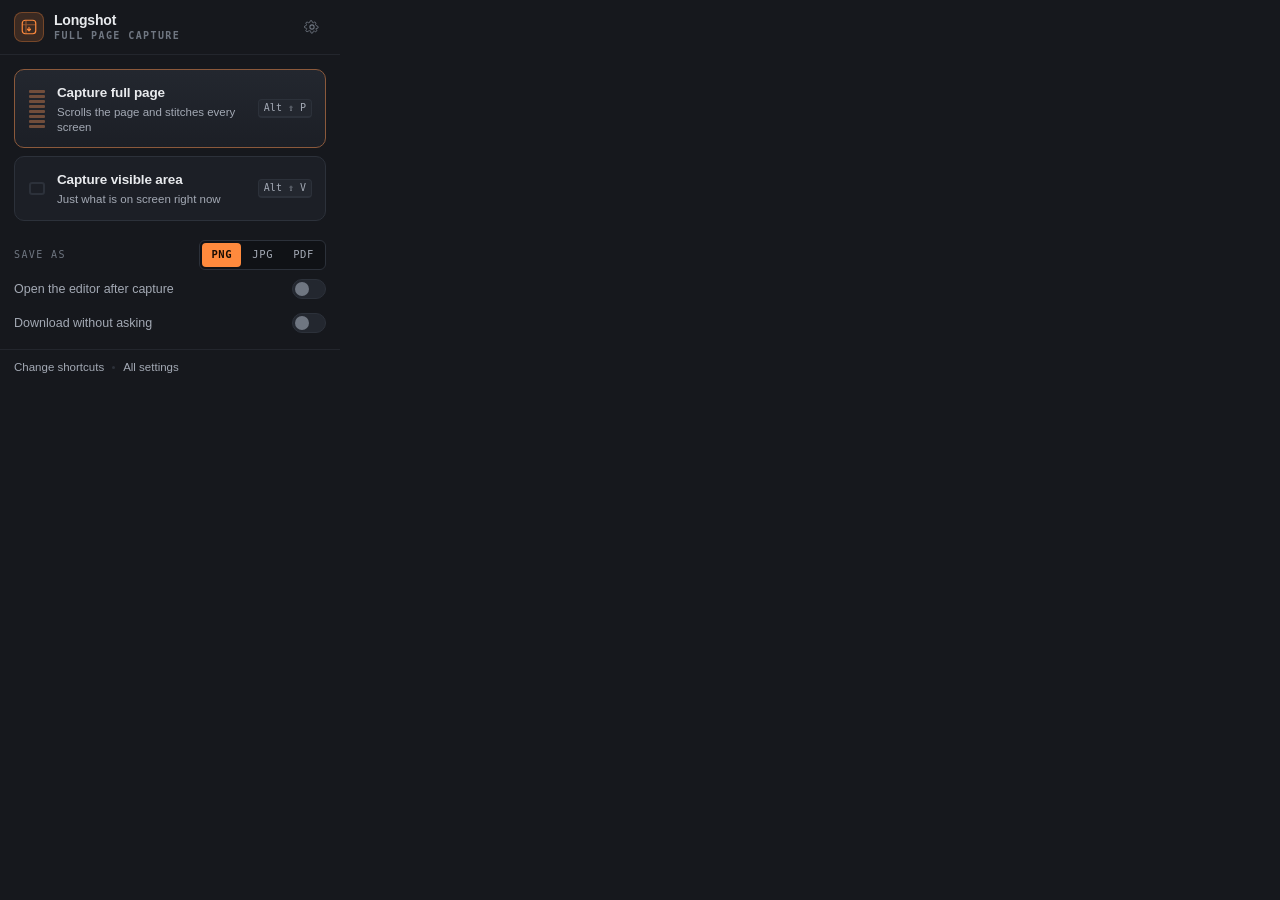
<file: src/popup/popup.html>
<!doctype html>
<html lang="en">
  <head>
    <meta charset="utf-8" />
    <title>Longshot</title>
    <link rel="icon" type="image/svg+xml" href="../../icons/mark.svg" />
    <link rel="stylesheet" href="../shared/theme.css" />
    <link rel="stylesheet" href="popup.css" />
  </head>
  <body>
    <header class="bar">
      <div class="mark" aria-hidden="true">
        <svg viewBox="0 0 24 24" width="18" height="18" fill="none" stroke="currentColor" stroke-width="1.6">
          <rect x="3" y="3" width="18" height="18" rx="4" />
          <path d="M3 9h18M8 3v18" opacity=".45" />
          <path d="M12 12.5v4.5m0 0 2-2m-2 2-2-2" stroke-linecap="round" />
        </svg>
      </div>
      <div class="wordmark">
        Longshot
        <span class="eyebrow" data-i18n="app.tagline">full page capture</span>
      </div>
      <button class="btn-ghost icon" id="open-settings" data-i18n-attr="aria-label:popup.settings;title:popup.settings">
        <svg viewBox="0 0 24 24" width="16" height="16" fill="none" stroke="currentColor" stroke-width="1.6">
          <circle cx="12" cy="12" r="3.2" />
          <path d="M19.4 15a1.7 1.7 0 0 0 .34 1.88l.06.06a2 2 0 1 1-2.83 2.83l-.06-.06a1.7 1.7 0 0 0-2.9 1.2V21a2 2 0 1 1-4 0v-.1A1.7 1.7 0 0 0 7 19.4a1.7 1.7 0 0 0-1.88.34l-.06.06a2 2 0 1 1-2.83-2.83l.06-.06A1.7 1.7 0 0 0 3 15a1.7 1.7 0 0 0-1.55-1H1a2 2 0 1 1 0-4h.1A1.7 1.7 0 0 0 2.6 9a1.7 1.7 0 0 0-.34-1.88l-.06-.06a2 2 0 1 1 2.83-2.83l.06.06A1.7 1.7 0 0 0 7 4.6h.08A1.7 1.7 0 0 0 8.6 3.05V3a2 2 0 1 1 4 0v.1a1.7 1.7 0 0 0 1 1.55 1.7 1.7 0 0 0 1.88-.34l.06-.06a2 2 0 1 1 2.83 2.83l-.06.06A1.7 1.7 0 0 0 19.4 9v.08a1.7 1.7 0 0 0 1.55 1.52H21a2 2 0 1 1 0 4h-.1a1.7 1.7 0 0 0-1.5 1z" transform="translate(1.5 1.5) scale(.86)" />
        </svg>
      </button>
    </header>

    <div id="blocked" class="notice" hidden>
      <strong id="blocked-title"></strong>
      <span id="blocked-detail"></span>
    </div>

    <main>
      <button class="capture" id="capture-full">
        <span class="ladder" aria-hidden="true"
          ><i></i><i></i><i></i><i></i><i></i><i></i><i></i><i></i
        ></span>
        <span class="capture-text">
          <strong data-i18n="popup.full.title">Capture full page</strong>
          <span class="sub" data-i18n="popup.full.sub">Scrolls the page and stitches every screen</span>
        </span>
        <kbd id="kbd-full">Alt ⇧ P</kbd>
      </button>

      <button class="capture secondary" id="capture-visible">
        <span class="frame" aria-hidden="true"></span>
        <span class="capture-text">
          <strong data-i18n="popup.visible.title">Capture visible area</strong>
          <span class="sub" data-i18n="popup.visible.sub">Just what is on screen right now</span>
        </span>
        <kbd id="kbd-visible">Alt ⇧ V</kbd>
      </button>
    </main>

    <section class="strip">
      <div class="row">
        <span class="eyebrow" data-i18n="popup.saveAs">Save as</span>
        <div class="chips" id="format" role="group" data-i18n-attr="aria-label:popup.saveAs">
          <button type="button" data-value="png" aria-pressed="true">PNG</button>
          <button type="button" data-value="jpeg" aria-pressed="false">JPG</button>
          <button type="button" data-value="pdf" aria-pressed="false">PDF</button>
        </div>
      </div>
      <label class="row">
        <span data-i18n="popup.openEditor">Open the editor after capture</span>
        <span class="switch"><input type="checkbox" id="openEditor" /><span></span></span>
      </label>
      <label class="row">
        <span data-i18n="popup.autoDownload">Download without asking</span>
        <span class="switch"><input type="checkbox" id="autoDownload" /><span></span></span>
      </label>
    </section>

    <footer class="bar foot">
      <button class="link" id="open-shortcuts" data-i18n="popup.changeShortcuts">Change shortcuts</button>
      <span class="dot"></span>
      <button class="link" id="open-settings-2" data-i18n="popup.allSettings">All settings</button>
      <span class="spacer"></span>
      <span class="eyebrow" id="version"></span>
    </footer>

    <script type="module" src="popup.js"></script>
  </body>
</html>
</file>
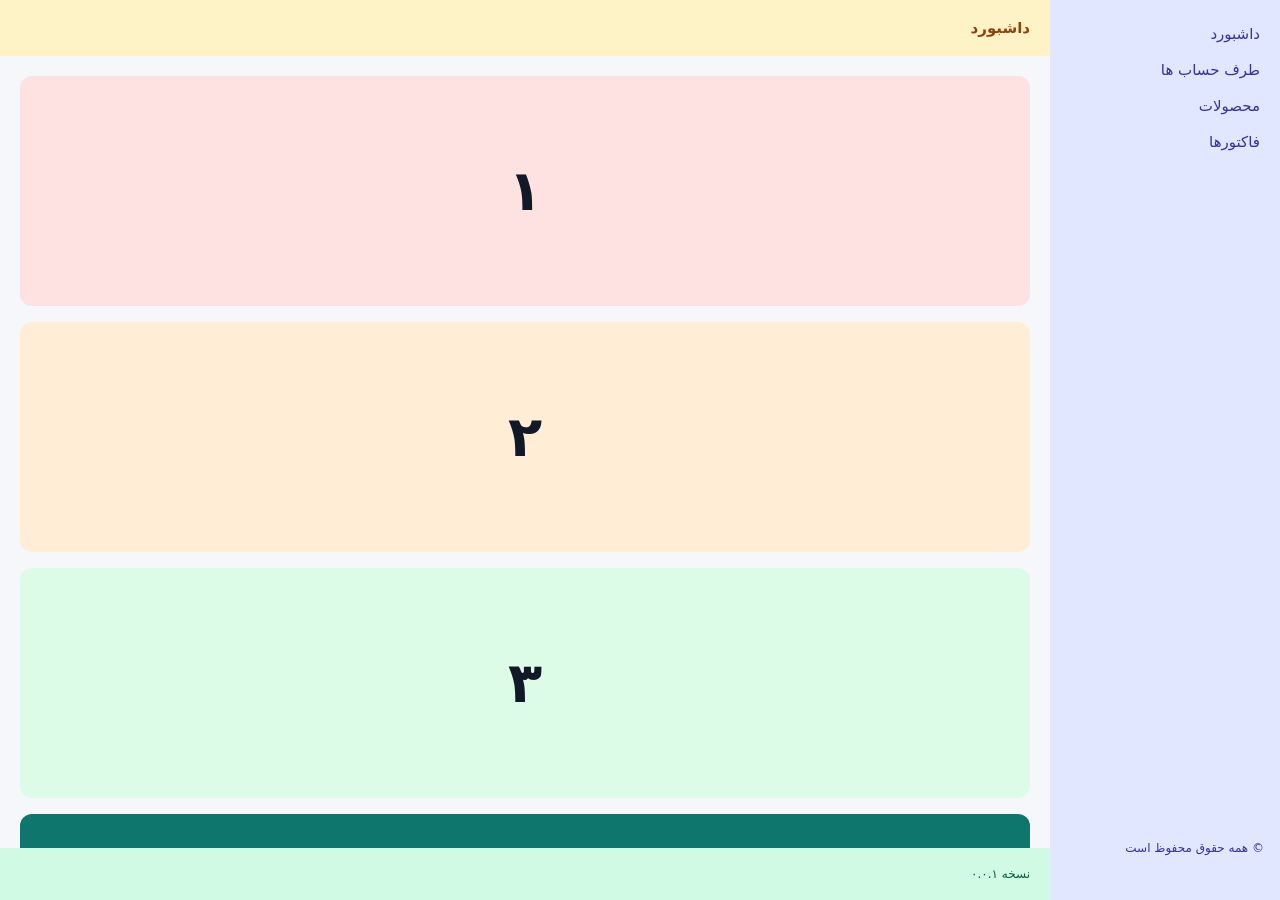
<file: tools/fixtures/app-frame.html>
<!doctype html>
<html lang="fa" dir="rtl">
  <head>
    <meta charset="utf-8" />
    <title>App shell — frame around the panel</title>
    <!-- Nothing on this page is pure white: any white pixel in a capture of it
         is canvas that was never painted. Colours are flat so the smoke test can
         name the piece of furniture it is looking at. -->
    <style>
      * { box-sizing: border-box; }
      html, body { height: 100%; margin: 0; overflow: hidden; font: 15px system-ui, sans-serif; }
      body { background: #f6f7fb; }

      .sidebar {
        position: fixed; inset-block: 0; inset-inline-start: 0; width: 230px;
        background: #e0e7ff; padding: 16px; color: #3730a3;
      }
      .sidebar a { display: block; padding: 9px 4px; }
      /* Deliberately parked across the line where the first screen ends, so the
         bottom row of the sidebar is not a flat one. A capture has to look
         further up the column for a row worth repeating — which is what the
         real thing does, and what the readback count in the smoke test is
         there to keep honest. */
      .sidebar .foot { position: absolute; inset-block-end: 45px; font-size: 12px; }

      .topbar {
        position: fixed; inset-block-start: 0; inset-inline-start: 230px; inset-inline-end: 0;
        height: 56px; background: #fef3c7; display: flex; align-items: center; padding: 0 20px;
        font-weight: 700; color: #92400e;
      }
      .footer {
        position: fixed; inset-block-end: 0; inset-inline-start: 230px; inset-inline-end: 0;
        height: 52px; background: #d1fae5; display: flex; align-items: center; padding: 0 20px;
        font-size: 12px; color: #065f46;
      }

      /* Sits between the two bars, so there is furniture above it and below it
         as well as beside it. Scrolls smoothly, like the app shells that break
         naive capture tools. */
      .main {
        position: fixed; inset-block-start: 56px; inset-block-end: 52px;
        inset-inline-start: 230px; inset-inline-end: 0;
        overflow-y: auto; scroll-behavior: smooth; padding: 20px;
      }

      .row {
        height: 230px; margin-bottom: 16px; border-radius: 12px;
        display: flex; align-items: center; justify-content: center;
        font: 700 56px/1 system-ui; color: #111827;
      }
    </style>
  </head>
  <body>
    <aside class="sidebar">
      <a>داشبورد</a><a>طرف حساب ها</a><a>محصولات</a><a>فاکتورها</a>
      <div class="foot">© همه حقوق محفوظ است</div>
    </aside>
    <header class="topbar">داشبورد</header>
    <main class="main" id="panel">
      <div class="row" style="background:#fee2e2">۱</div>
      <div class="row" style="background:#ffedd5">۲</div>
      <div class="row" style="background:#dcfce7">۳</div>
      <div class="row" style="background:#0f766e; color:#f8fafc">۴</div>
    </main>
    <footer class="footer">نسخه ۰.۰.۱</footer>
  </body>
</html>
</file>
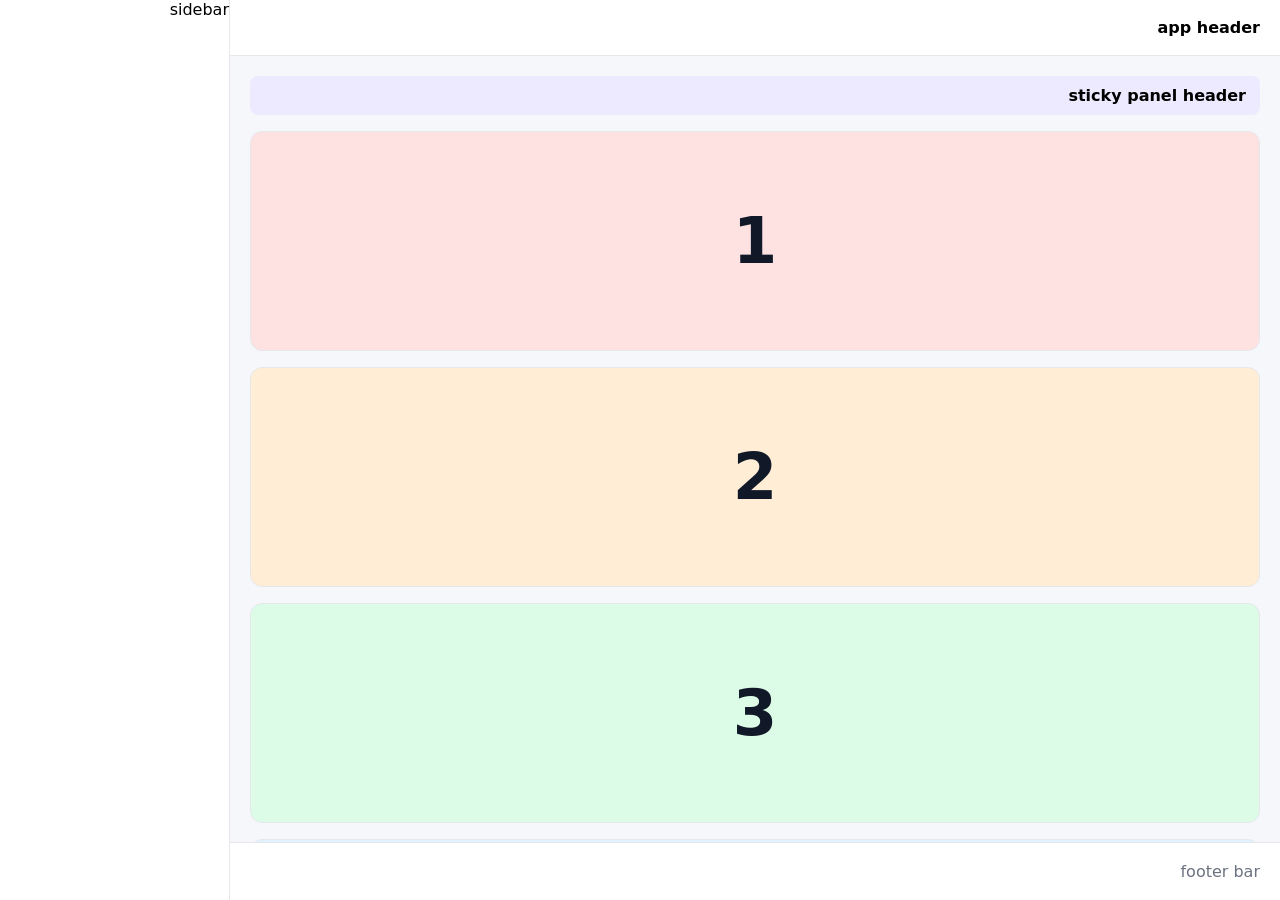
<file: tools/fixtures/app-shell.html>
<!doctype html>
<html lang="fa" dir="rtl">
  <head>
    <meta charset="utf-8" />
    <title>App shell — inner scroller</title>
    <style>
      * { box-sizing: border-box; }
      html, body { height: 100%; margin: 0; overflow: hidden; font: 16px system-ui, sans-serif; }
      body { background: #f6f7fb; }

      .sidebar {
        position: fixed; inset-block: 0; inset-inline-end: 0; width: 230px;
        background: #fff; border-inline-start: 1px solid #e5e7eb; z-index: 5;
      }
      .topbar {
        position: fixed; inset-block-start: 0; inset-inline-end: 230px; inset-inline-start: 0;
        height: 56px; background: #fff; border-block-end: 1px solid #e5e7eb; z-index: 4;
        display: flex; align-items: center; padding: 0 20px; font-weight: 600;
      }
      .footer {
        position: fixed; inset-block-end: 0; inset-inline-end: 230px; inset-inline-start: 0;
        height: 58px; background: #fff; border-block-start: 1px solid #e5e7eb; z-index: 4;
        display: flex; align-items: center; padding: 0 20px; color: #6b7280;
      }

      /* The pattern this fixture exists for: a scrolling panel whose client box
         runs past the bottom of the window, so its last rows can never be
         scrolled into view. It scrolls smoothly too, which is what makes a
         panel answer scrollTop reads with where it still is. */
      .main {
        position: fixed; inset-block-start: 56px; inset-inline-end: 230px; inset-inline-start: 0;
        height: calc(100vh + 400px);
        overflow-y: auto;
        scroll-behavior: smooth;
        padding: 20px;
      }

      .row {
        height: 220px; margin-bottom: 16px; border-radius: 12px; background: #fff;
        border: 1px solid #e5e7eb; display: flex; align-items: center; justify-content: center;
        font: 700 64px/1 system-ui, sans-serif; color: #111827;
      }
      .sticky-note {
        position: sticky; top: 0; background: #ede9fe; padding: 10px 14px;
        border-radius: 8px; margin-bottom: 16px; font-weight: 600;
      }
    </style>
  </head>
  <body>
    <aside class="sidebar">sidebar</aside>
    <header class="topbar">app header</header>
    <main class="main" id="panel">
      <div class="sticky-note">sticky panel header</div>
      <div class="row" style="background:#fee2e2">1</div>
      <div class="row" style="background:#ffedd5">2</div>
      <div class="row" style="background:#dcfce7">3</div>
      <div class="row" style="background:#e0f2fe">4</div>
      <div class="row" style="background:#ede9fe">5</div>
      <div class="row" style="background:#fce7f3">6</div>
      <div class="row" style="background:#111827; color:#fff">7</div>
      <div class="row" style="background:#0f766e; color:#fff">8</div>
    </main>
    <footer class="footer">footer bar</footer>
  </body>
</html>
</file>
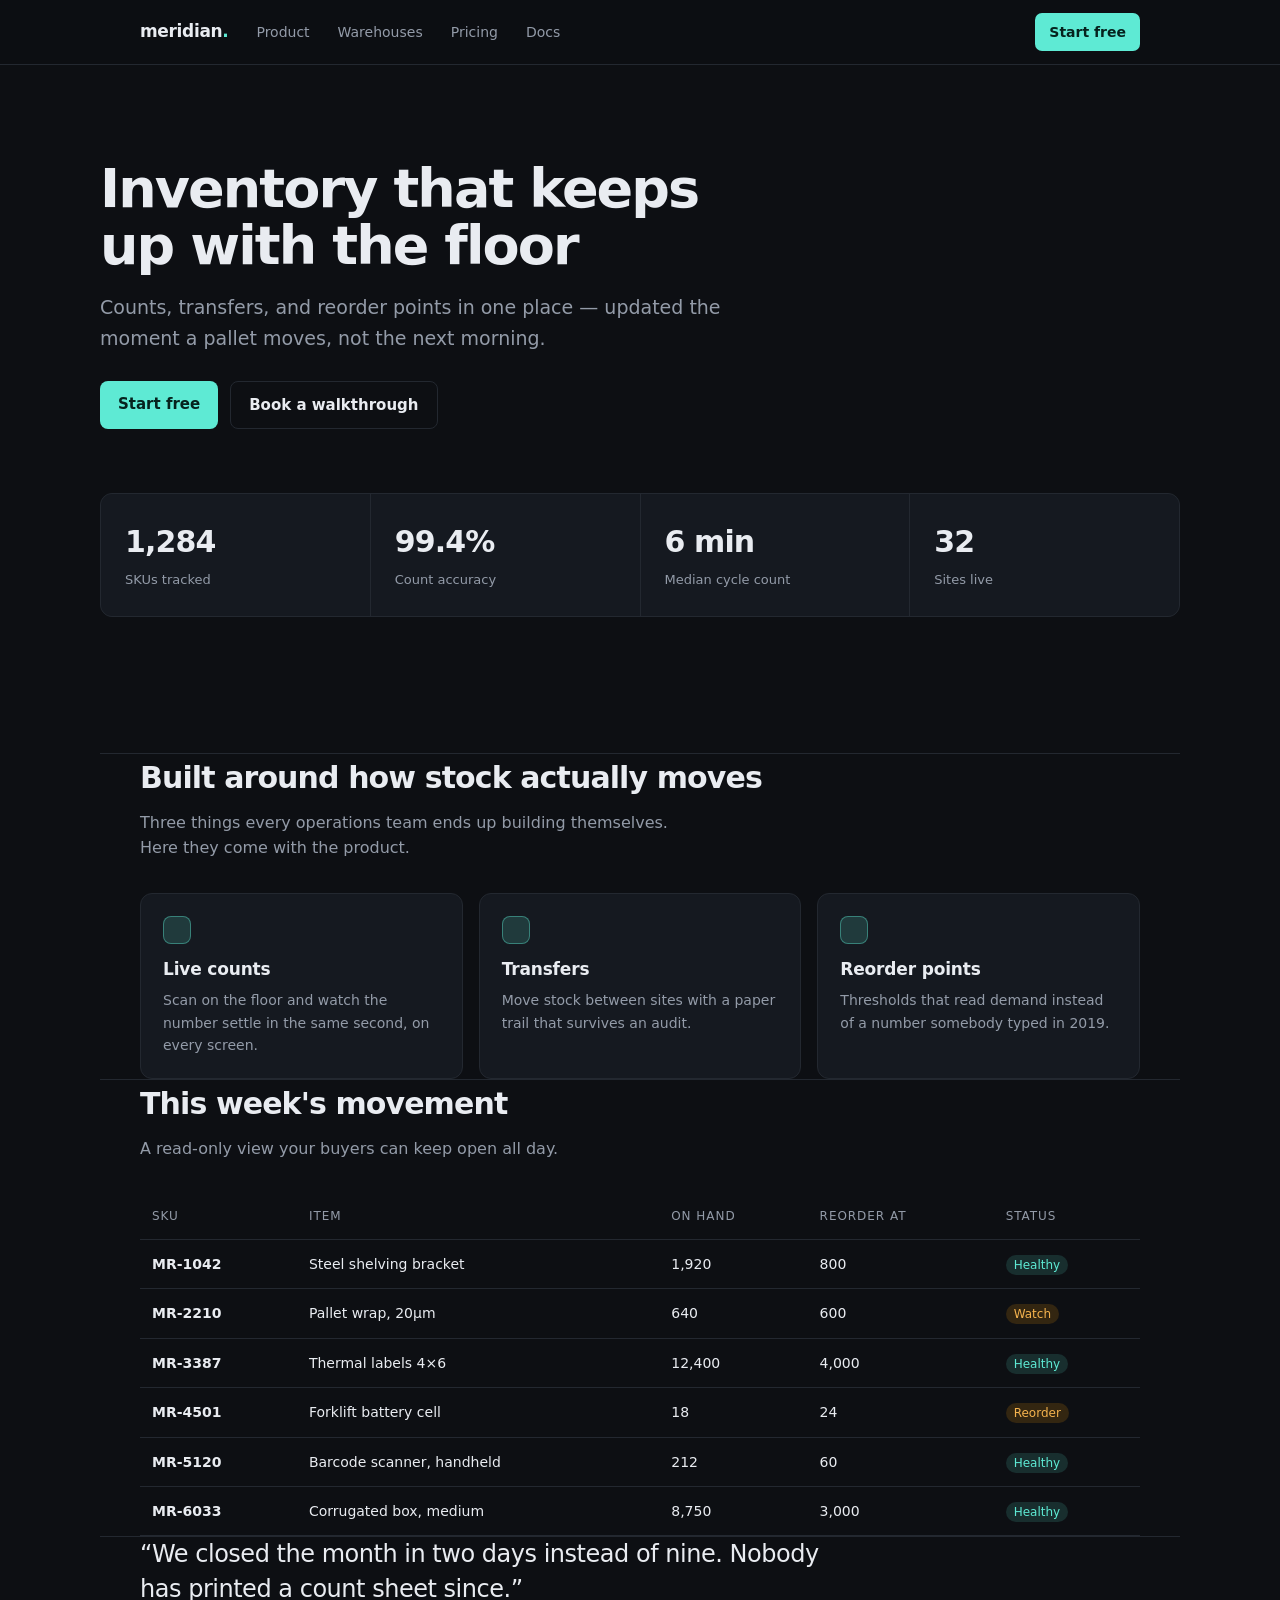
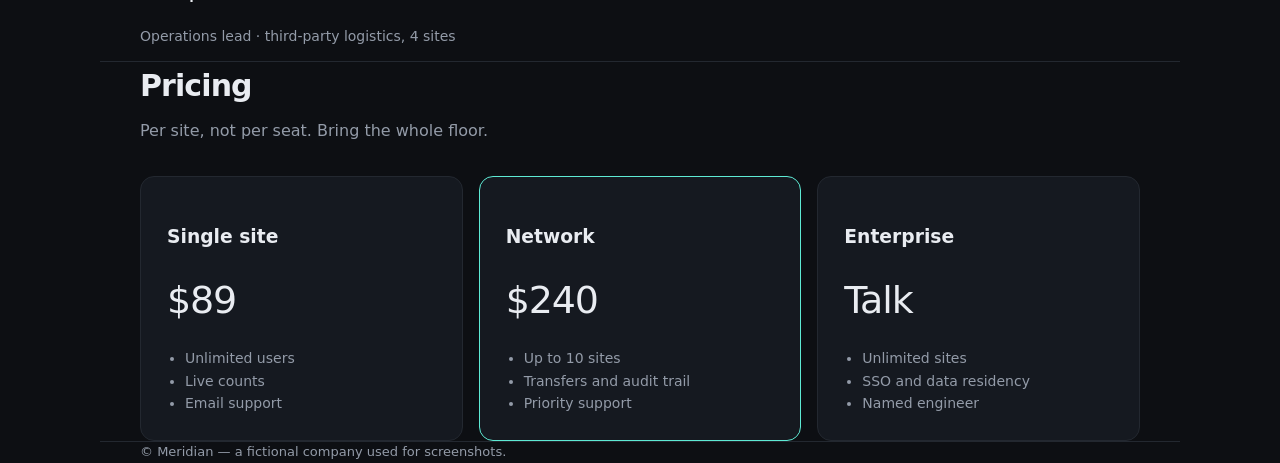
<file: tools/fixtures/demo-page.html>
<!doctype html>
<html lang="en">
  <head>
    <meta charset="utf-8" />
    <title>Meridian — inventory that keeps up</title>
    <style>
      :root {
        --bg: #0d0f13;
        --panel: #151920;
        --line: #232830;
        --fg: #e9ecf1;
        --dim: #939ba8;
        --accent: #5eead4;
      }
      * { box-sizing: border-box; }
      body {
        margin: 0;
        background: var(--bg);
        color: var(--fg);
        font: 16px/1.6 ui-sans-serif, "Segoe UI", system-ui, sans-serif;
      }
      .wrap { max-width: 1080px; margin: 0 auto; padding: 0 40px; }
      nav {
        position: sticky; top: 0; z-index: 10;
        background: rgba(13,15,19,.86); backdrop-filter: blur(8px);
        border-bottom: 1px solid var(--line);
      }
      nav .wrap { display: flex; align-items: center; gap: 28px; height: 64px; }
      .logo { font-weight: 700; letter-spacing: -.02em; font-size: 17px; }
      .logo b { color: var(--accent); }
      nav a { color: var(--dim); text-decoration: none; font-size: 14px; }
      nav .cta {
        margin-left: auto; background: var(--accent); color: #06231e;
        padding: 8px 14px; border-radius: 7px; font-weight: 600; font-size: 14px;
      }
      .hero { padding: 96px 0 72px; }
      h1 {
        margin: 0 0 18px; font-size: 54px; line-height: 1.05;
        letter-spacing: -.035em; max-width: 16ch;
      }
      .hero p { margin: 0 0 28px; font-size: 19px; color: var(--dim); max-width: 52ch; }
      .row { display: flex; gap: 12px; }
      .btn { padding: 11px 18px; border-radius: 8px; font-weight: 600; font-size: 15px; }
      .btn.a { background: var(--accent); color: #06231e; }
      .btn.b { border: 1px solid var(--line); color: var(--fg); }
      .stats { display: grid; grid-template-columns: repeat(4, 1fr); gap: 1px; background: var(--line);
        border: 1px solid var(--line); border-radius: 12px; overflow: hidden; margin: 64px 0; }
      .stat { background: var(--panel); padding: 24px; }
      .stat b { display: block; font-size: 30px; letter-spacing: -.03em; }
      .stat span { font-size: 13px; color: var(--dim); }
      section { padding: 56px 0; border-top: 1px solid var(--line); }
      h2 { font-size: 30px; letter-spacing: -.03em; margin: 0 0 8px; }
      .lead { color: var(--dim); margin: 0 0 32px; max-width: 56ch; }
      .cards { display: grid; grid-template-columns: repeat(3, 1fr); gap: 16px; }
      .card { background: var(--panel); border: 1px solid var(--line); border-radius: 12px; padding: 22px; }
      .card h3 { margin: 12px 0 6px; font-size: 17px; letter-spacing: -.01em; }
      .card p { margin: 0; font-size: 14px; color: var(--dim); }
      .dot { width: 28px; height: 28px; border-radius: 8px; background: rgba(94,234,212,.16);
        border: 1px solid rgba(94,234,212,.4); }
      table { width: 100%; border-collapse: collapse; font-size: 14px; }
      th, td { text-align: left; padding: 13px 12px; border-bottom: 1px solid var(--line); }
      th { color: var(--dim); font-weight: 500; font-size: 12px; text-transform: uppercase; letter-spacing: .08em; }
      td b { font-weight: 600; }
      .pill { font-size: 12px; padding: 3px 8px; border-radius: 999px; background: rgba(94,234,212,.14); color: var(--accent); }
      .pill.warn { background: rgba(245,158,11,.16); color: #f5b34e; }
      .quote { font-size: 24px; line-height: 1.45; letter-spacing: -.02em; max-width: 46ch; margin: 0 0 18px; }
      .who { color: var(--dim); font-size: 14px; }
      .price { display: grid; grid-template-columns: repeat(3, 1fr); gap: 16px; }
      .plan { background: var(--panel); border: 1px solid var(--line); border-radius: 14px; padding: 26px; }
      .plan.mid { border-color: var(--accent); }
      .plan .amt { font-size: 38px; letter-spacing: -.03em; }
      .plan ul { margin: 16px 0 0; padding-left: 18px; color: var(--dim); font-size: 14px; }
      footer { padding: 48px 0 72px; color: var(--dim); font-size: 13px; border-top: 1px solid var(--line); }
    </style>
  </head>
  <body>
    <nav>
      <div class="wrap">
        <div class="logo">meridian<b>.</b></div>
        <a>Product</a><a>Warehouses</a><a>Pricing</a><a>Docs</a>
        <div class="cta">Start free</div>
      </div>
    </nav>

    <div class="wrap hero">
      <h1>Inventory that keeps up with the floor</h1>
      <p>
        Counts, transfers, and reorder points in one place — updated the moment a pallet moves,
        not the next morning.
      </p>
      <div class="row"><div class="btn a">Start free</div><div class="btn b">Book a walkthrough</div></div>

      <div class="stats">
        <div class="stat"><b>1,284</b><span>SKUs tracked</span></div>
        <div class="stat"><b>99.4%</b><span>Count accuracy</span></div>
        <div class="stat"><b>6 min</b><span>Median cycle count</span></div>
        <div class="stat"><b>32</b><span>Sites live</span></div>
      </div>
    </div>

    <section class="wrap">
      <h2>Built around how stock actually moves</h2>
      <p class="lead">Three things every operations team ends up building themselves. Here they come with the product.</p>
      <div class="cards">
        <div class="card"><div class="dot"></div><h3>Live counts</h3><p>Scan on the floor and watch the number settle in the same second, on every screen.</p></div>
        <div class="card"><div class="dot"></div><h3>Transfers</h3><p>Move stock between sites with a paper trail that survives an audit.</p></div>
        <div class="card"><div class="dot"></div><h3>Reorder points</h3><p>Thresholds that read demand instead of a number somebody typed in 2019.</p></div>
      </div>
    </section>

    <section class="wrap">
      <h2>This week's movement</h2>
      <p class="lead">A read-only view your buyers can keep open all day.</p>
      <table>
        <tr><th>SKU</th><th>Item</th><th>On hand</th><th>Reorder at</th><th>Status</th></tr>
        <tr><td><b>MR-1042</b></td><td>Steel shelving bracket</td><td>1,920</td><td>800</td><td><span class="pill">Healthy</span></td></tr>
        <tr><td><b>MR-2210</b></td><td>Pallet wrap, 20µm</td><td>640</td><td>600</td><td><span class="pill warn">Watch</span></td></tr>
        <tr><td><b>MR-3387</b></td><td>Thermal labels 4×6</td><td>12,400</td><td>4,000</td><td><span class="pill">Healthy</span></td></tr>
        <tr><td><b>MR-4501</b></td><td>Forklift battery cell</td><td>18</td><td>24</td><td><span class="pill warn">Reorder</span></td></tr>
        <tr><td><b>MR-5120</b></td><td>Barcode scanner, handheld</td><td>212</td><td>60</td><td><span class="pill">Healthy</span></td></tr>
        <tr><td><b>MR-6033</b></td><td>Corrugated box, medium</td><td>8,750</td><td>3,000</td><td><span class="pill">Healthy</span></td></tr>
      </table>
    </section>

    <section class="wrap">
      <p class="quote">“We closed the month in two days instead of nine. Nobody has printed a count sheet since.”</p>
      <p class="who">Operations lead · third-party logistics, 4 sites</p>
    </section>

    <section class="wrap">
      <h2>Pricing</h2>
      <p class="lead">Per site, not per seat. Bring the whole floor.</p>
      <div class="price">
        <div class="plan"><h3>Single site</h3><div class="amt">$89</div><ul><li>Unlimited users</li><li>Live counts</li><li>Email support</li></ul></div>
        <div class="plan mid"><h3>Network</h3><div class="amt">$240</div><ul><li>Up to 10 sites</li><li>Transfers and audit trail</li><li>Priority support</li></ul></div>
        <div class="plan"><h3>Enterprise</h3><div class="amt">Talk</div><ul><li>Unlimited sites</li><li>SSO and data residency</li><li>Named engineer</li></ul></div>
      </div>
    </section>

    <footer class="wrap">© Meridian — a fictional company used for screenshots.</footer>
  </body>
</html>
</file>
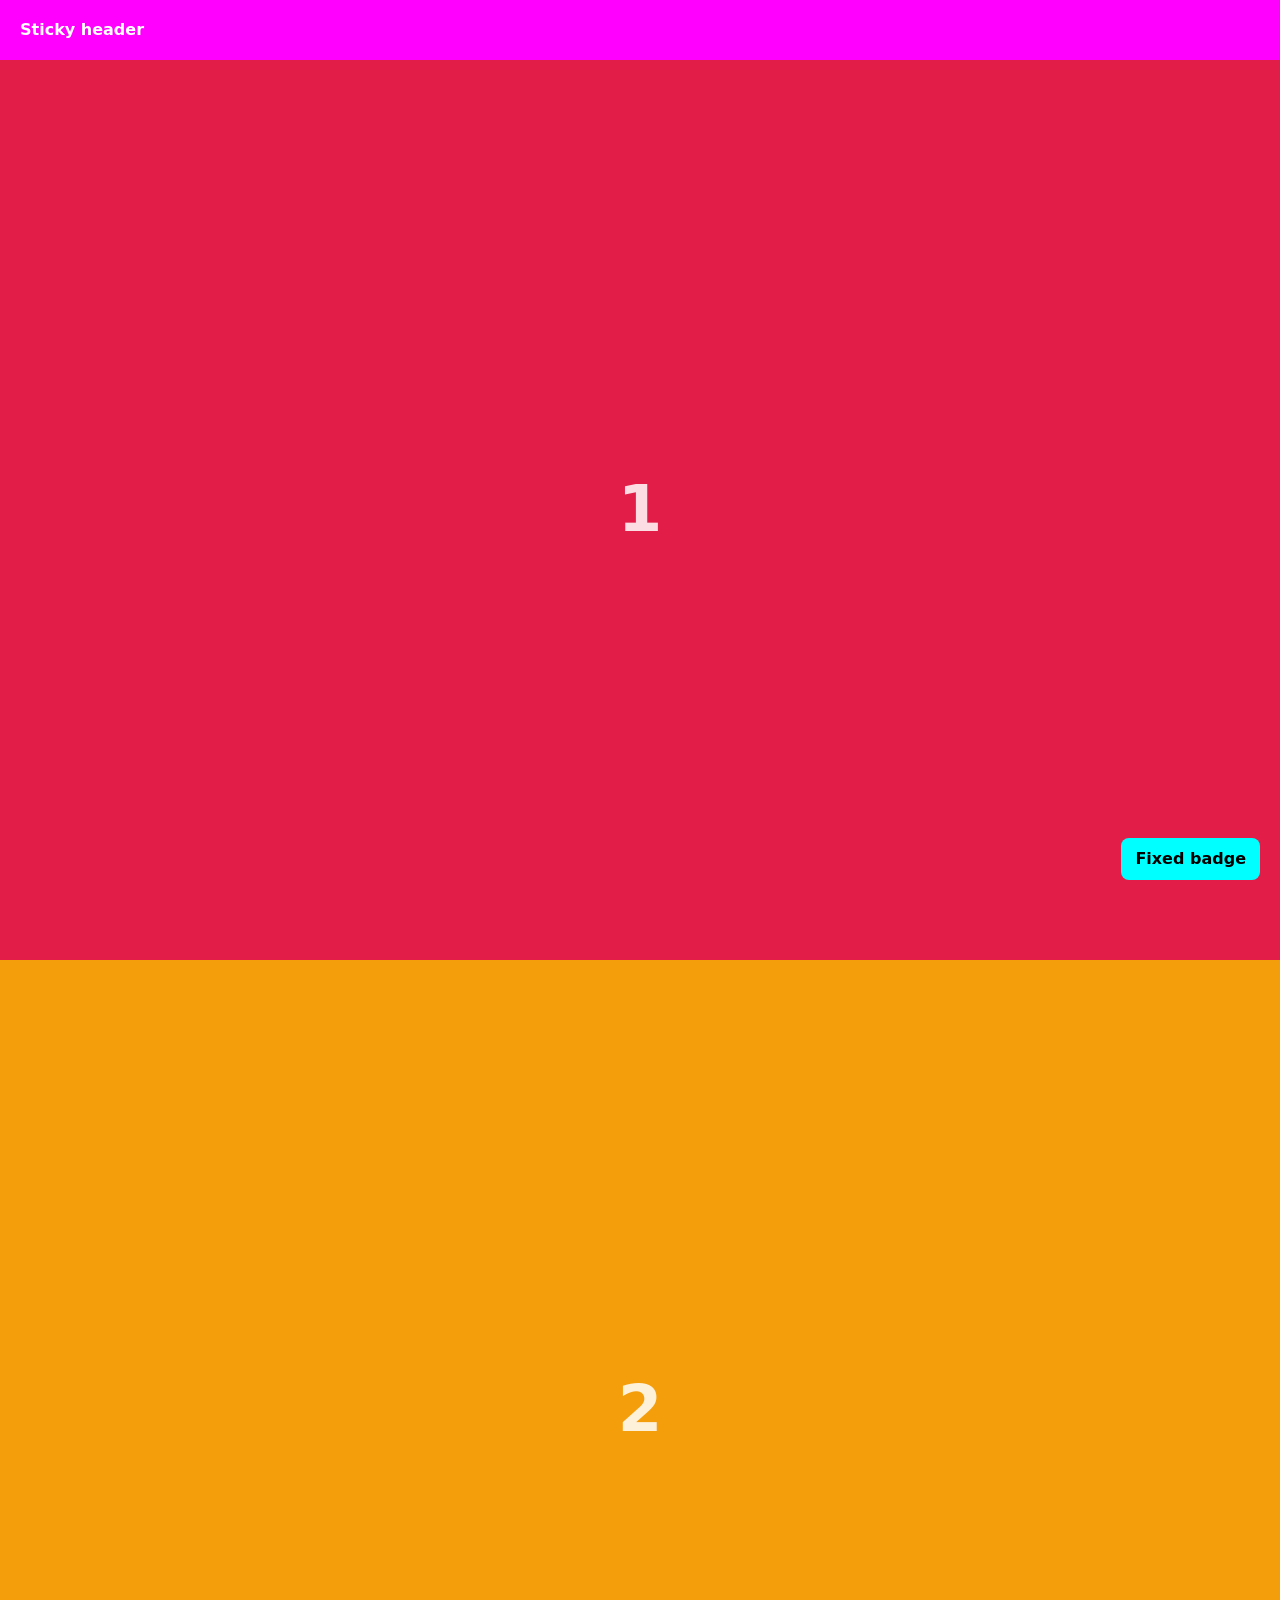
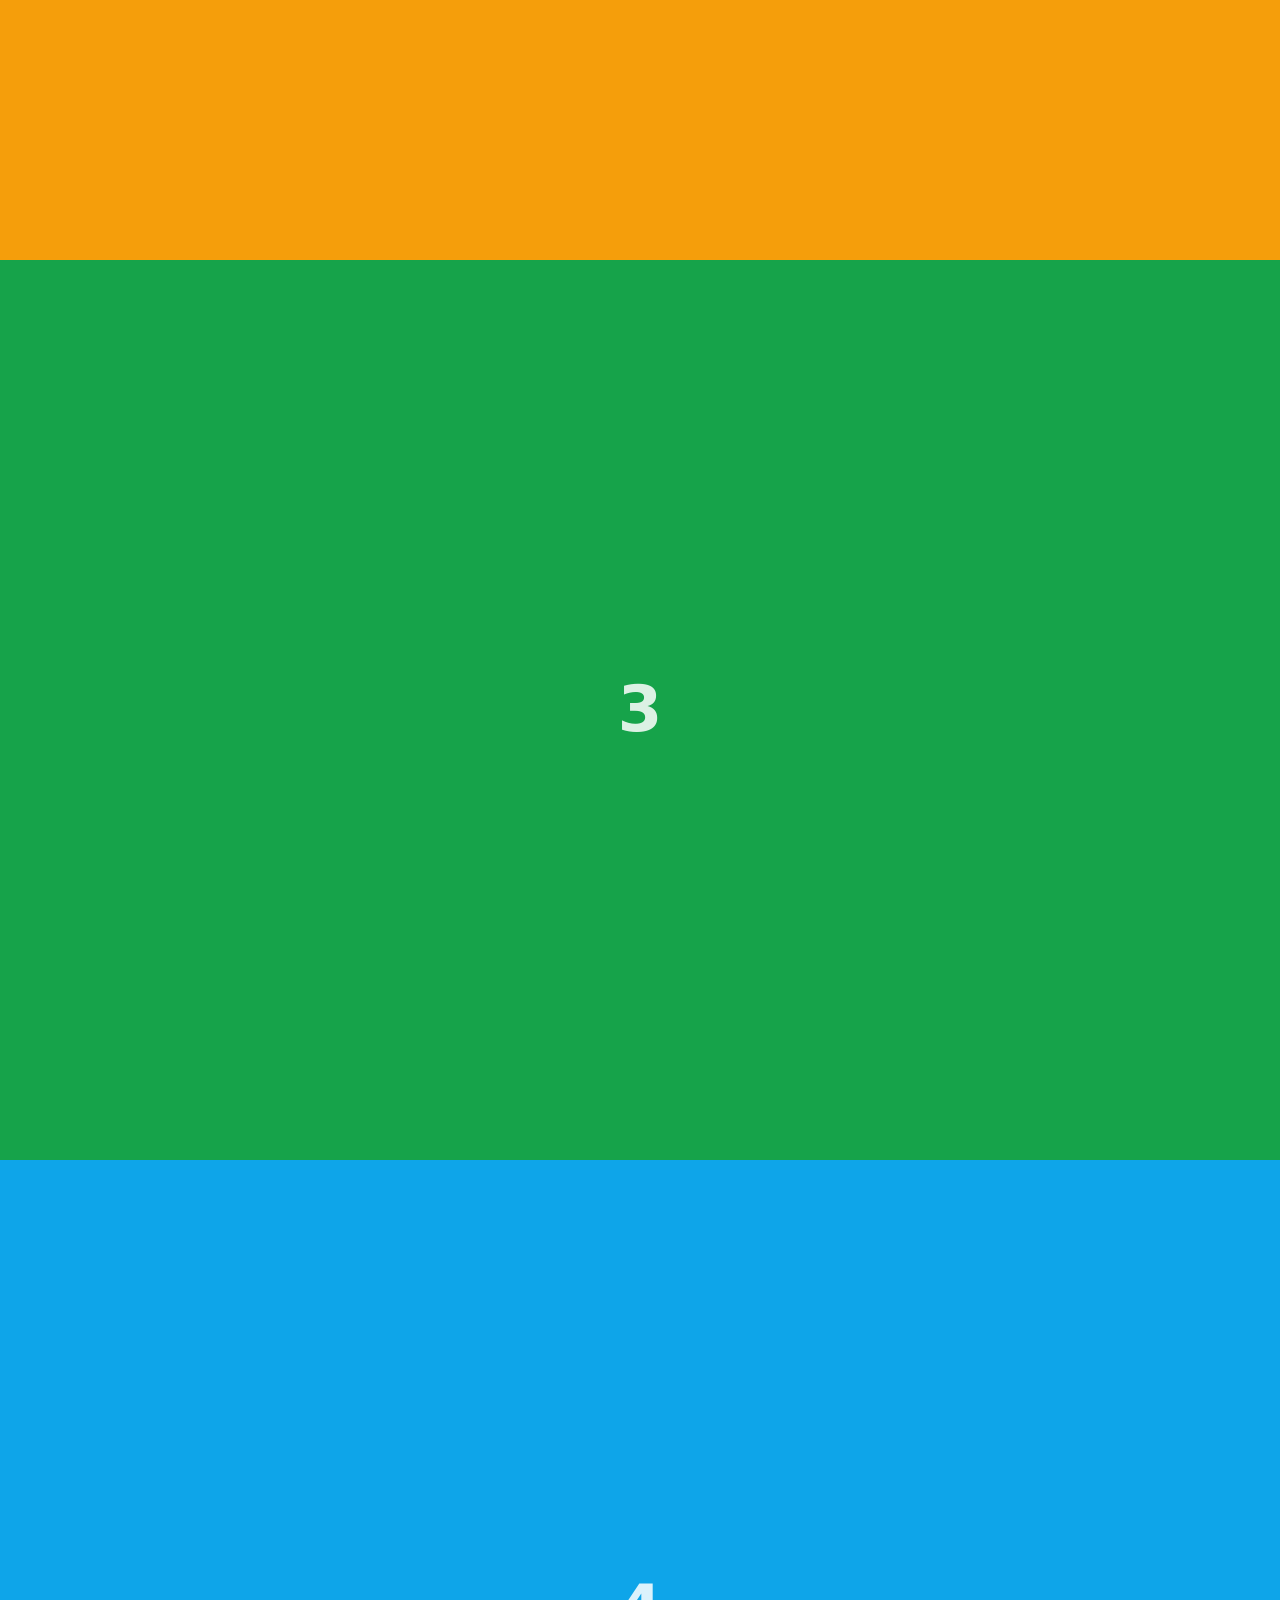
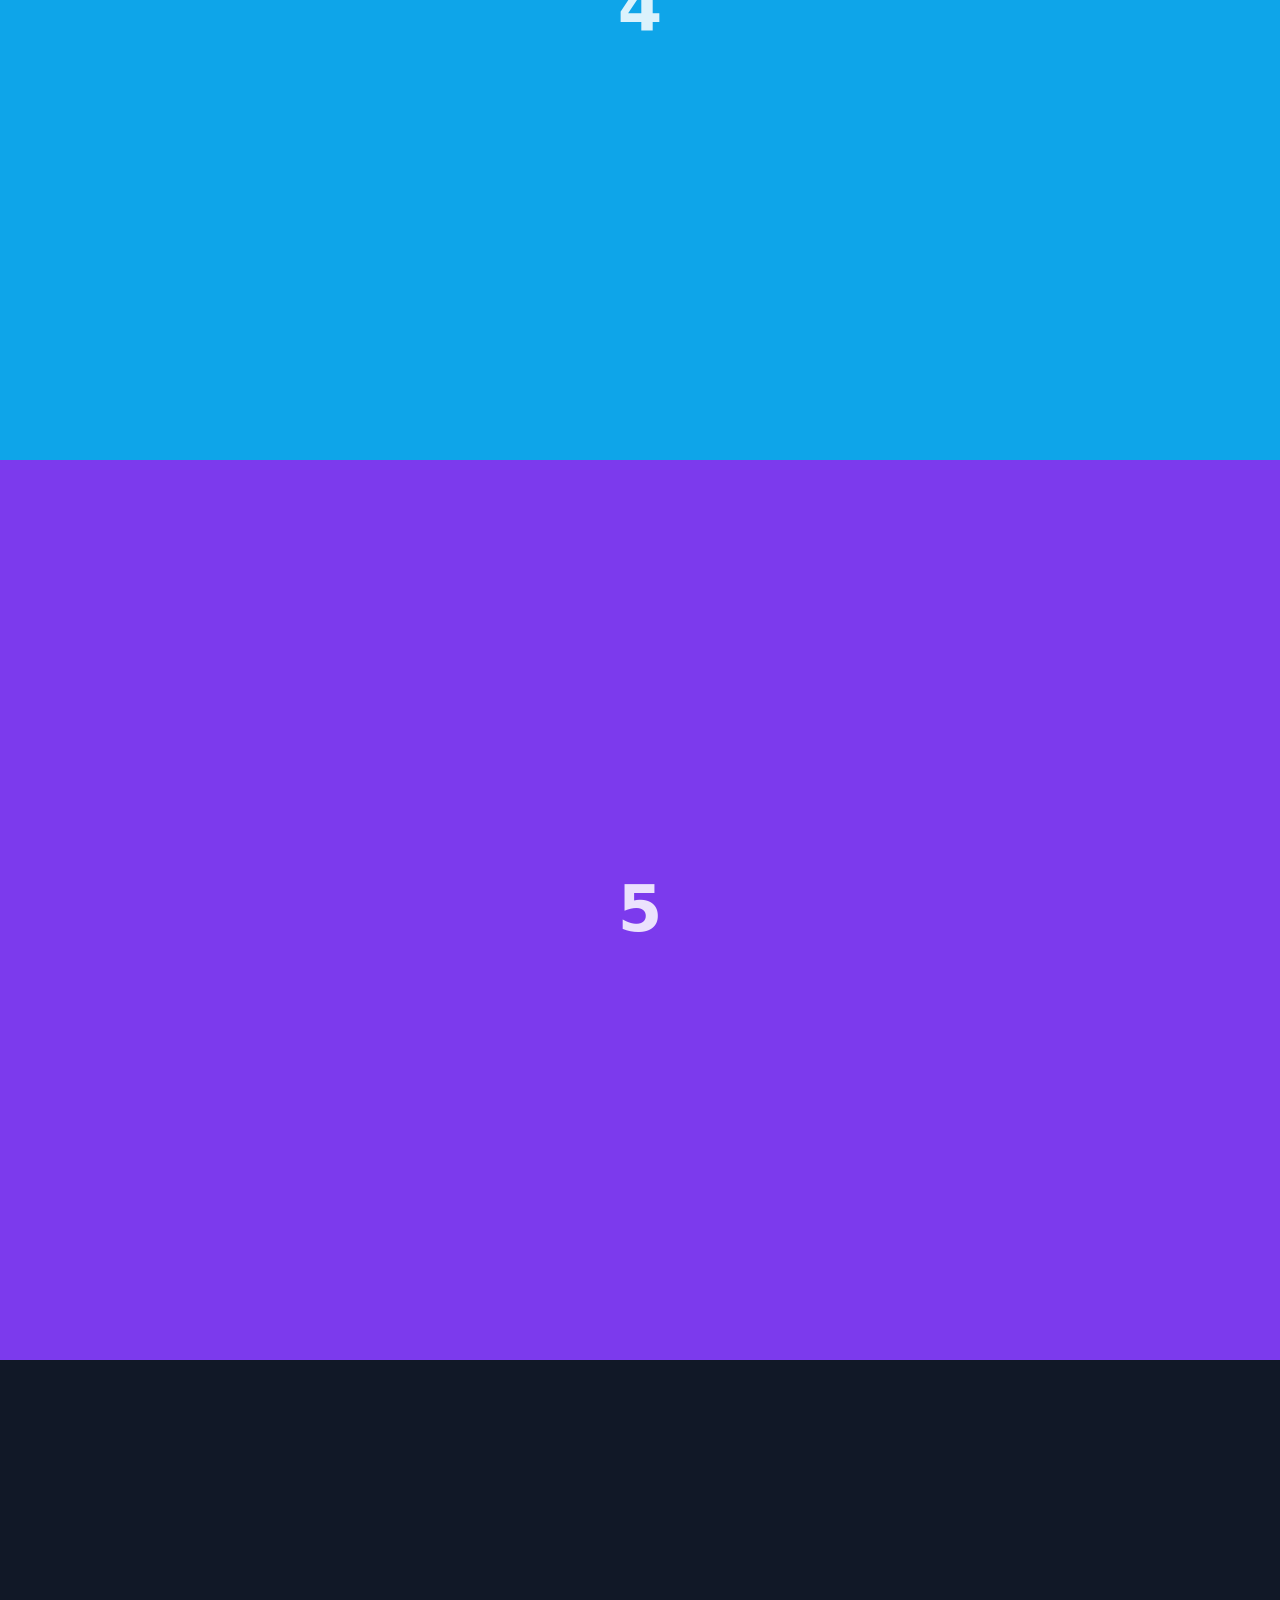
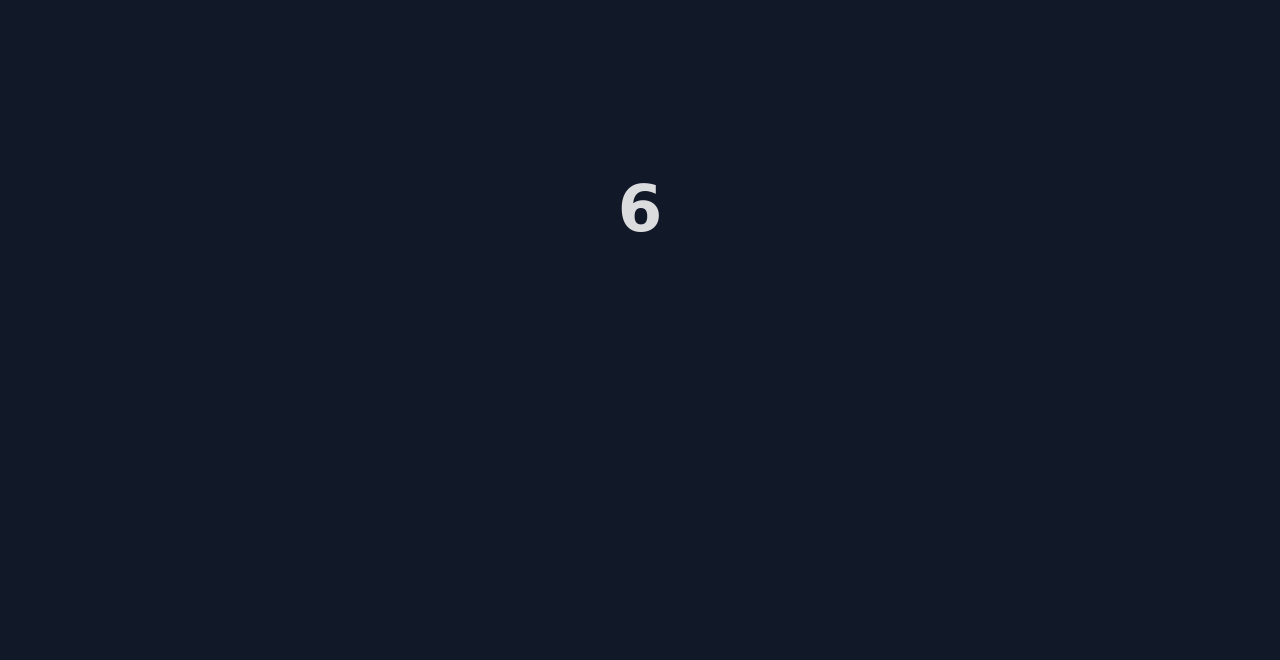
<file: tools/fixtures/long-page.html>
<!doctype html>
<html lang="en">
  <head>
    <meta charset="utf-8" />
    <title>Longshot test page</title>
    <style>
      * { box-sizing: border-box; }
      body { margin: 0; font: 16px/1.4 system-ui, sans-serif; }
      header {
        position: sticky; top: 0; height: 60px; background: #ff00ff; color: #fff;
        display: flex; align-items: center; padding: 0 20px; font-weight: 700;
      }
      .band { height: 900px; display: flex; align-items: center; justify-content: center;
        font-size: 64px; font-weight: 800; color: rgba(255,255,255,.85); }
      .fixed-badge {
        position: fixed; right: 20px; bottom: 20px; background: #00ffff; color: #000;
        padding: 10px 14px; border-radius: 8px; font-weight: 700;
      }
    </style>
  </head>
  <body>
    <header>Sticky header</header>
    <!-- Six 900px bands of known colour; the smoke test samples each one. -->
    <div class="band" style="background:#e11d48">1</div>
    <div class="band" style="background:#f59e0b">2</div>
    <div class="band" style="background:#16a34a">3</div>
    <div class="band" style="background:#0ea5e9">4</div>
    <div class="band" style="background:#7c3aed">5</div>
    <div class="band" style="background:#111827">6</div>
    <div class="fixed-badge">Fixed badge</div>
  </body>
</html>
</file>
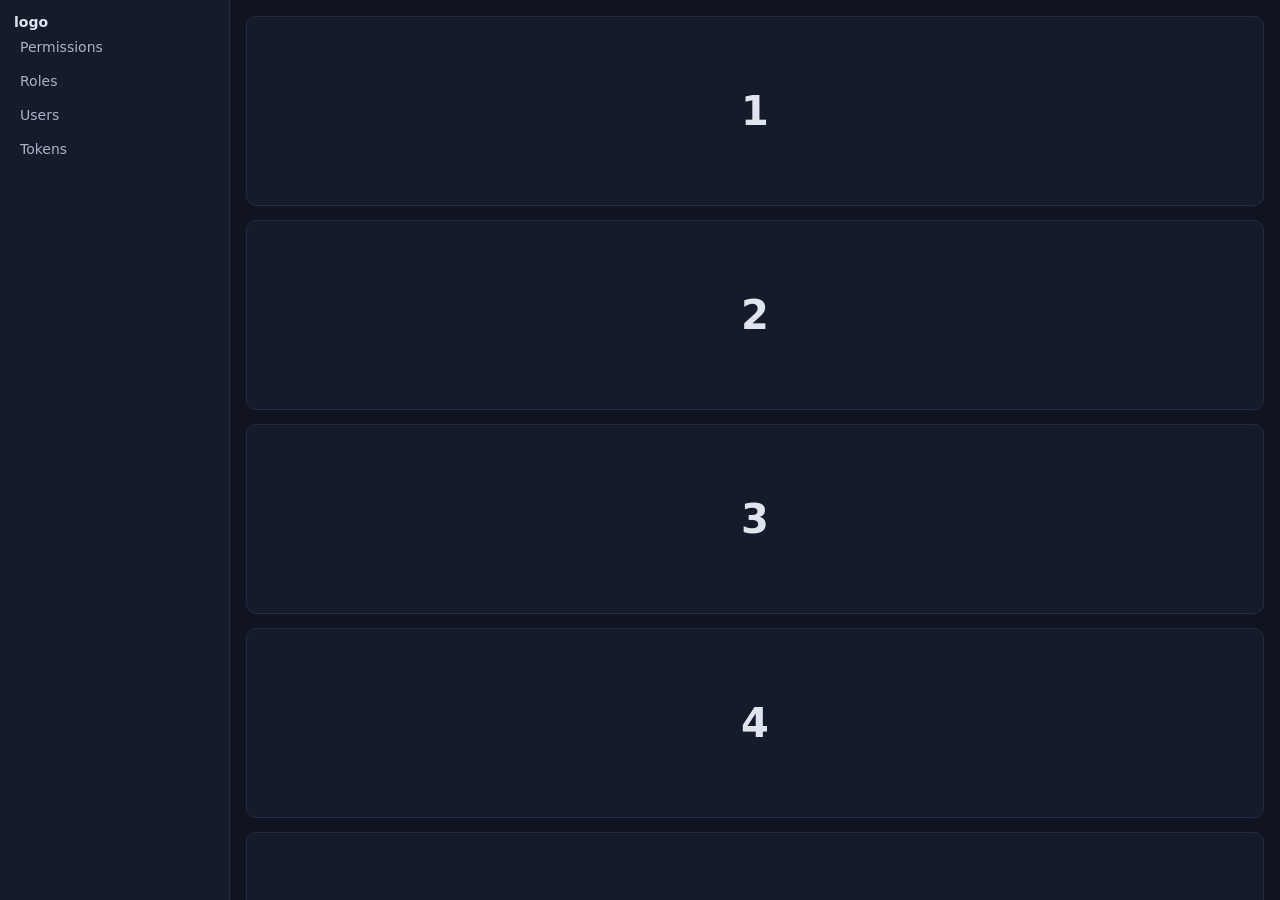
<file: tools/fixtures/narrow-floor.html>
<!doctype html>
<html lang="en">
  <head>
    <meta charset="utf-8" />
    <title>Admin shell with a width floor</title>
    <!-- The shape that makes a 2x capture pointless: an interface pinned to the
         viewport that refuses to lay out under 1100px. Zoom the page and the
         viewport drops below that floor, so the panel hangs off the side of the
         window where no scrolling reaches it. A capture taken in that state is
         bands of bare canvas and furniture repeated at every seam, which is why
         the extension hands the zoom back instead. -->
    <style>
  *{box-sizing:border-box}
  html,body{height:100%;margin:0;overflow:hidden;font:14px system-ui;background:#000;color:#dfe4ee}
  /* An admin shell pinned to the viewport, with a layout that refuses to go
     under 1100px. Zoom the page and the viewport shrinks under that floor: the
     shell no longer covers the content, and everything beside it is bare. */
  .shell{position:fixed;inset:0;display:flex;min-width:1100px;background:#0f1420}
  .side{width:230px;height:100vh;background:#151b2b;padding:14px;border-right:1px solid #232c42}
  .side a{display:block;padding:9px 6px;color:#aab4c8}
  .main{flex:1;overflow-y:auto;padding:16px;min-width:700px}
  .row{height:190px;margin:0 0 14px;border-radius:10px;background:#151b2b;border:1px solid #232c42;
       display:flex;align-items:center;justify-content:center;font:700 40px/1 system-ui}
    </style>
  </head>
  <body>
  <div class="shell">
    <aside class="side"><b>logo</b><a>Permissions</a><a>Roles</a><a>Users</a><a>Tokens</a></aside>
    <main class="main" id="panel">
      <div class="row">1</div><div class="row">2</div><div class="row">3</div>
      <div class="row">4</div><div class="row">5</div><div class="row">6</div>
    </main>
  </div>
  </body>
</html>
</file>
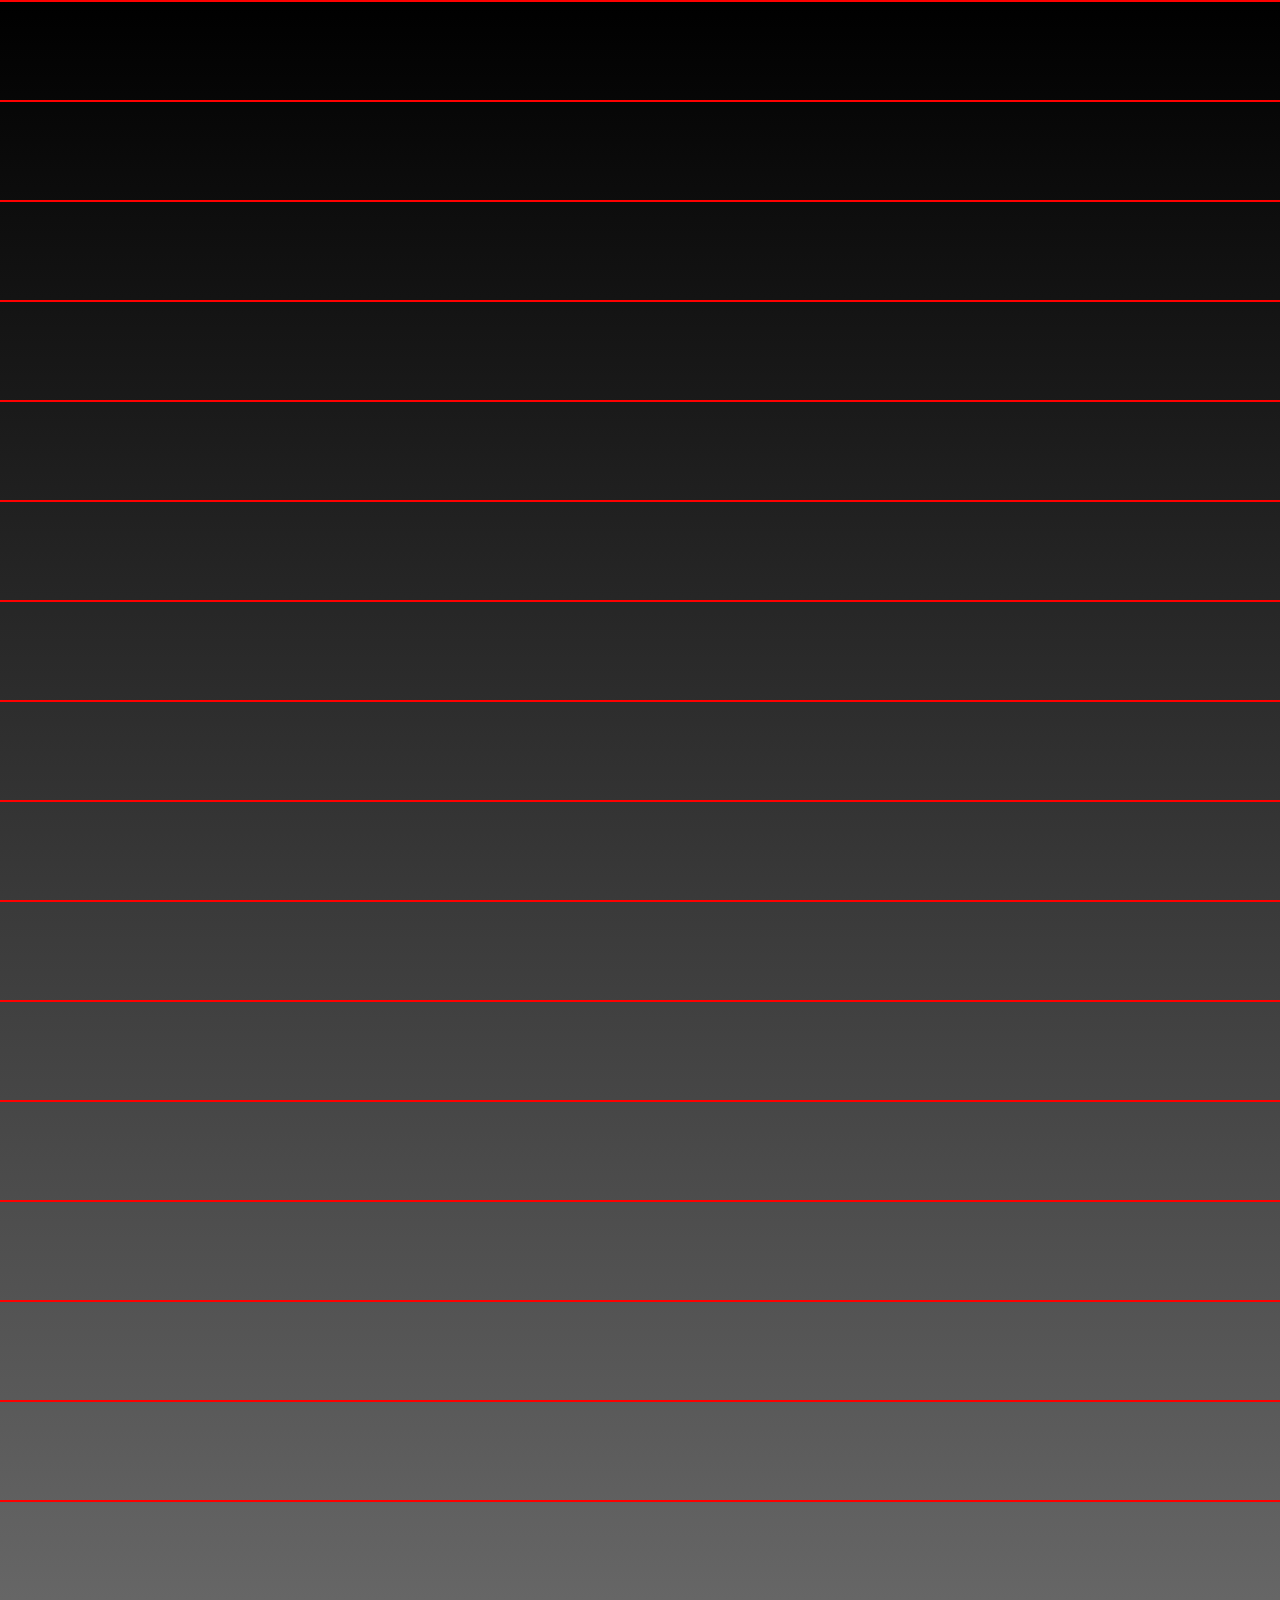
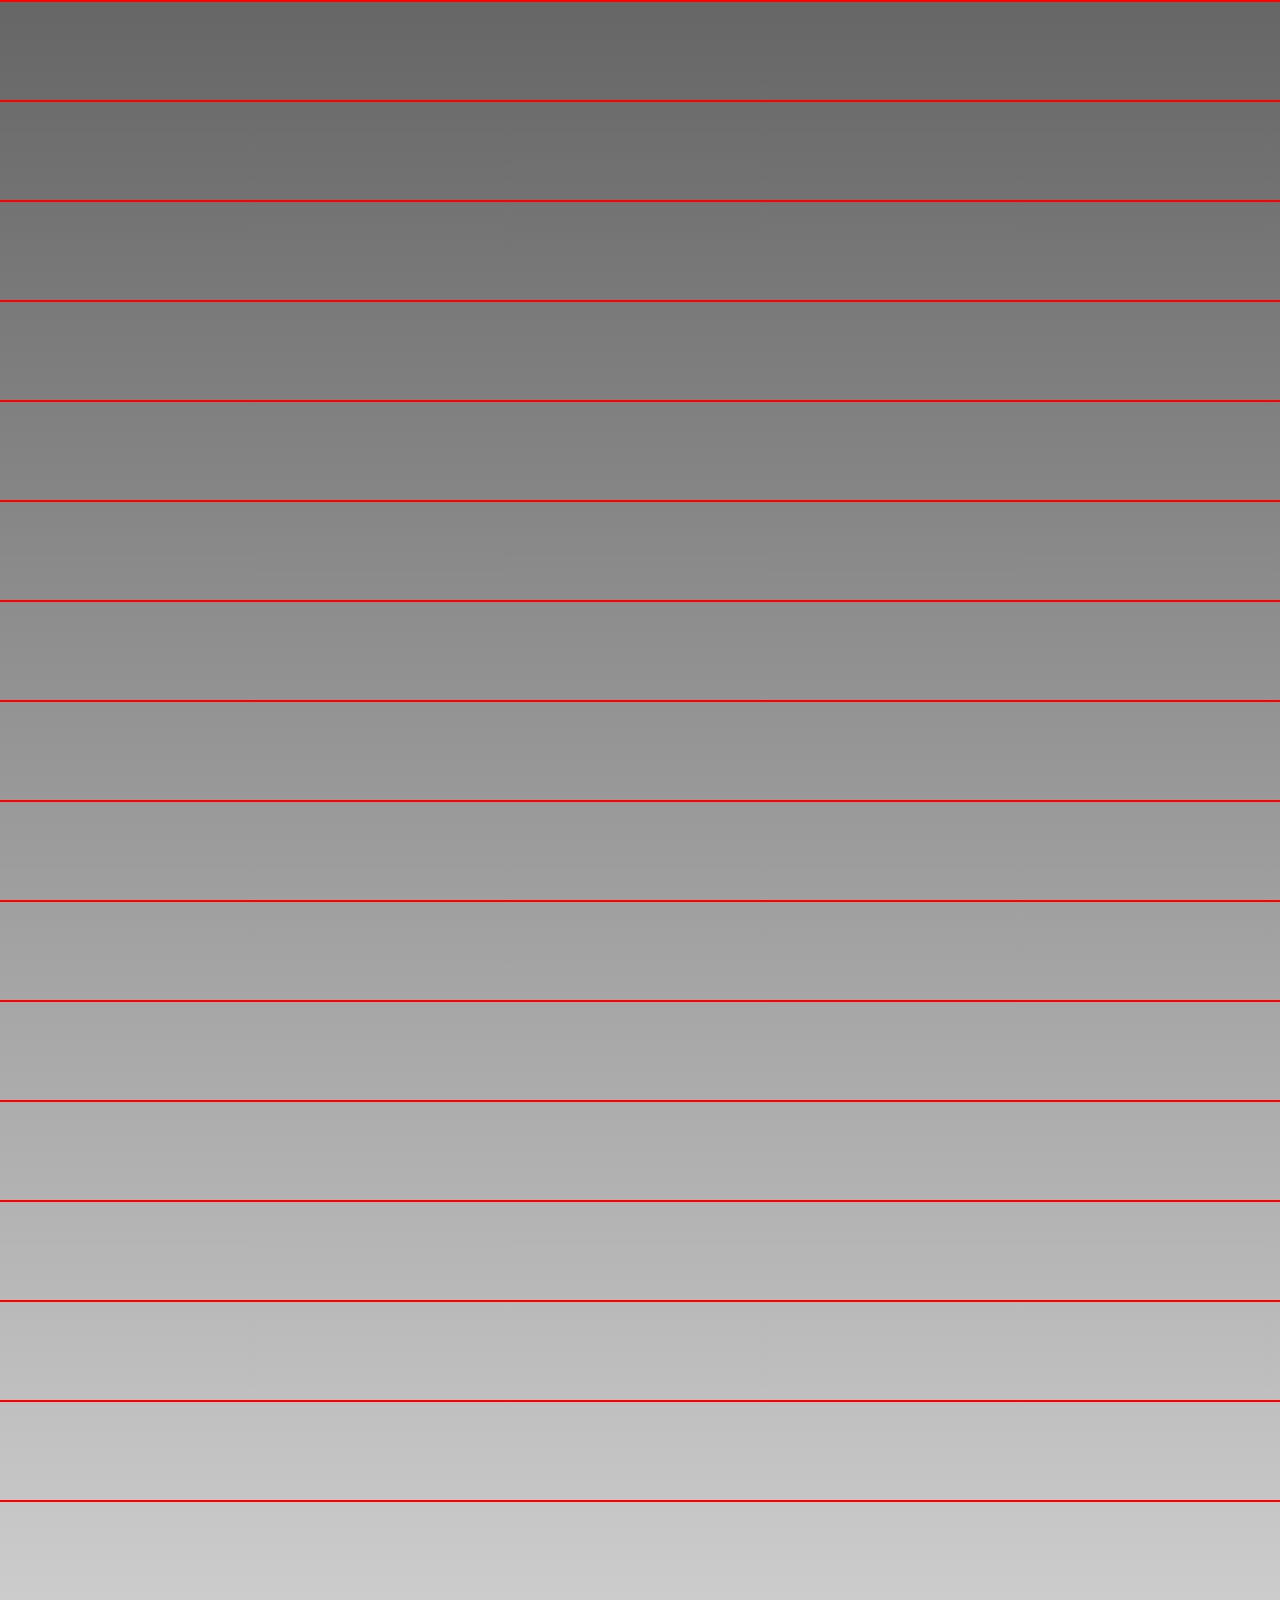
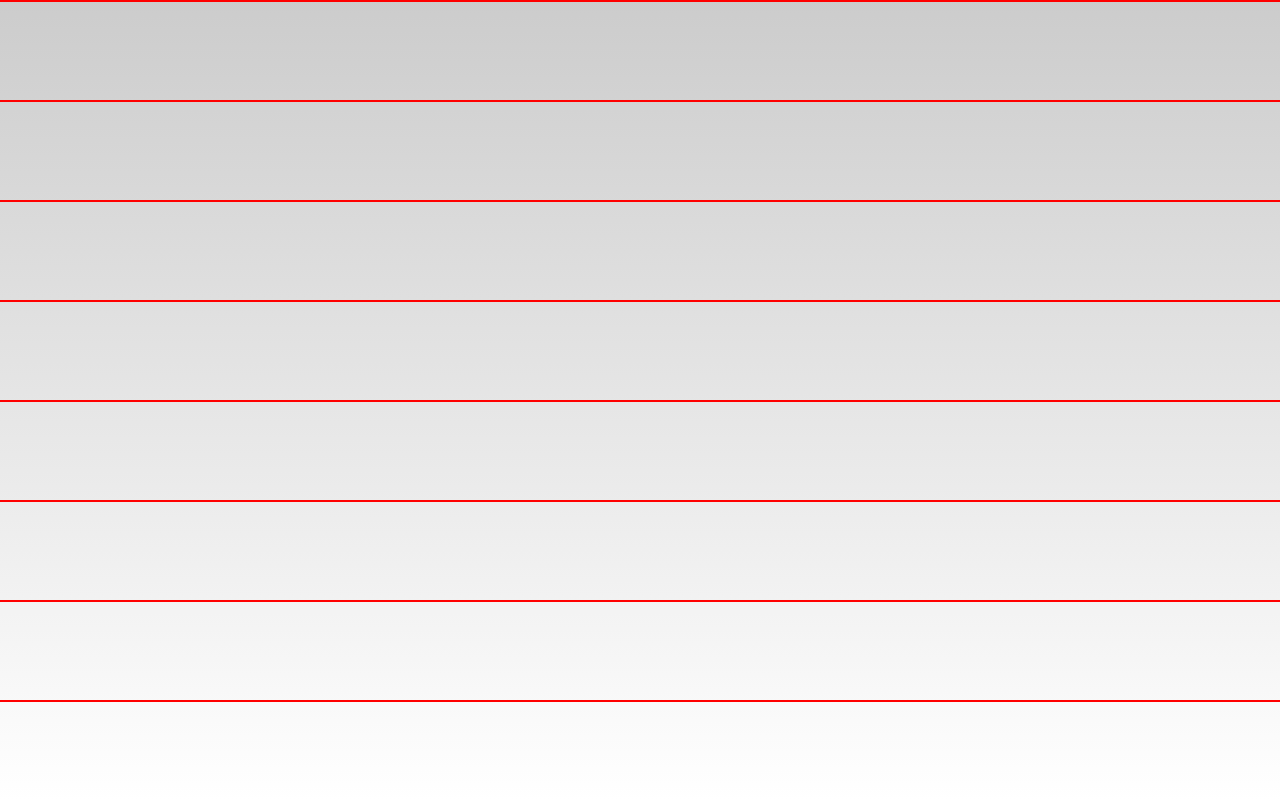
<file: tools/fixtures/ruler-page.html>
<!doctype html>
<html lang="en">
  <head>
    <meta charset="utf-8" />
    <title>Ruler — stitch fidelity</title>
    <!-- Built to measure the join between tiles rather than to look like a page.
         The background runs black to white over the whole height, so every row
         has its own shade and any unpainted line shows up as a bright thread.
         A red rule every 100px says whether the stitch swallowed or repeated
         anything: 40 of them, evenly spaced, or the capture is wrong. -->
    <style>
      html, body { margin: 0; }
      body { height: 4000px; background: linear-gradient(#000000, #ffffff); }
      .tick { position: absolute; left: 0; right: 0; height: 2px; background: #ff0000; }
    </style>
  </head>
  <body>
    <script>
      for (let y = 0; y < 4000; y += 100) {
        const tick = document.createElement("div");
        tick.className = "tick";
        tick.style.top = `${y}px`;
        document.body.appendChild(tick);
      }
    </script>
  </body>
</html>
</file>
<file: src/shared/theme.css>
/* Longshot design tokens.
   Direction: darkroom instrument — cool graphite bodies, warm safelight amber,
   monospaced numerals for anything measured. */

:root {
  /* surfaces */
  --ink-900: #101216;
  --ink-800: #16181d;
  --ink-700: #1c1f26;
  --ink-600: #23272f;
  --line: #2c313a;
  --line-soft: #23262d;

  /* text */
  --fg: #e8eaed;
  --fg-dim: #a3a9b4;
  --fg-faint: #6f7681;

  /* safelight accent */
  --amber-400: #ffa552;
  --amber-500: #ff8a3d;
  --amber-600: #ec6f22;
  --amber-glow: rgba(255, 138, 61, 0.16);

  /* status */
  --good: #4fbf8b;
  --warn: #f2c14e;
  --bad: #ff6b5e;

  --radius-sm: 6px;
  --radius: 10px;
  --radius-lg: 14px;

  --shadow-1: 0 1px 2px rgba(0, 0, 0, 0.4);
  --shadow-2: 0 8px 24px -8px rgba(0, 0, 0, 0.6);
  --shadow-3: 0 24px 60px -20px rgba(0, 0, 0, 0.75);

  --font-ui: ui-sans-serif, "Segoe UI Variable Text", "Segoe UI", -apple-system,
    BlinkMacSystemFont, Roboto, "Helvetica Neue", Arial, sans-serif;
  --font-mono: ui-monospace, "SF Mono", "Cascadia Mono", "JetBrains Mono",
    Consolas, "DejaVu Sans Mono", monospace;

  --dur: 140ms;
  --ease: cubic-bezier(0.2, 0, 0, 1);

  color-scheme: dark;
}

:root[data-theme="light"] {
  --ink-900: #f6f4f1;
  --ink-800: #fbfaf8;
  --ink-700: #ffffff;
  --ink-600: #f1eee9;
  --line: #ddd8d0;
  --line-soft: #e8e4dd;
  --fg: #1b1d21;
  --fg-dim: #5c626c;
  --fg-faint: #8b919b;
  --amber-glow: rgba(236, 111, 34, 0.12);
  --amber-500: #e0691f;
  --amber-400: #c95c17;
  --amber-600: #b04f11;
  --shadow-1: 0 1px 2px rgba(30, 24, 16, 0.08);
  --shadow-2: 0 8px 24px -10px rgba(30, 24, 16, 0.2);
  --shadow-3: 0 24px 60px -24px rgba(30, 24, 16, 0.3);
  color-scheme: light;
}

* {
  box-sizing: border-box;
}

/* Flex and grid containers override the UA rule for [hidden], so restate it. */
[hidden] {
  display: none !important;
}

body {
  margin: 0;
  font-family: var(--font-ui);
  font-size: 13px;
  line-height: 1.45;
  color: var(--fg);
  background: var(--ink-900);
  -webkit-font-smoothing: antialiased;
}

/* Film-edge micro label: the utility voice of the whole product. */
.eyebrow {
  font-family: var(--font-mono);
  font-size: 10px;
  letter-spacing: 0.14em;
  text-transform: uppercase;
  color: var(--fg-faint);
}

.num {
  font-family: var(--font-mono);
  font-variant-numeric: tabular-nums;
  letter-spacing: -0.01em;
}

button {
  font: inherit;
  color: inherit;
  border: 0;
  background: none;
  cursor: pointer;
}

:focus-visible {
  outline: 2px solid var(--amber-500);
  outline-offset: 2px;
  border-radius: 4px;
}

.btn {
  display: inline-flex;
  align-items: center;
  justify-content: center;
  gap: 7px;
  height: 32px;
  padding: 0 12px;
  border-radius: var(--radius-sm);
  border: 1px solid var(--line);
  background: var(--ink-600);
  color: var(--fg);
  font-size: 12.5px;
  font-weight: 500;
  transition: background var(--dur) var(--ease), border-color var(--dur) var(--ease),
    transform var(--dur) var(--ease);
  white-space: nowrap;
}
.btn:hover {
  background: var(--line-soft);
  border-color: var(--fg-faint);
}
.btn:active {
  transform: translateY(1px);
}
.btn[disabled] {
  opacity: 0.45;
  pointer-events: none;
}
.btn-primary {
  background: var(--amber-500);
  border-color: var(--amber-500);
  color: #1a0d03;
  font-weight: 600;
}
.btn-primary:hover {
  background: var(--amber-400);
  border-color: var(--amber-400);
}
.btn-ghost {
  background: transparent;
  border-color: transparent;
  color: var(--fg-dim);
}
.btn-ghost:hover {
  background: var(--ink-600);
  color: var(--fg);
  border-color: transparent;
}

kbd {
  font-family: var(--font-mono);
  font-size: 10px;
  line-height: 1;
  padding: 3px 5px;
  border: 1px solid var(--line);
  border-bottom-width: 2px;
  border-radius: 4px;
  background: var(--ink-600);
  color: var(--fg-dim);
  white-space: nowrap;
}

/* Toggle switch */
.switch {
  position: relative;
  flex: none;
  width: 34px;
  height: 20px;
}
.switch input {
  position: absolute;
  inset: 0;
  opacity: 0;
  margin: 0;
  cursor: pointer;
}
.switch span {
  position: absolute;
  inset: 0;
  border-radius: 999px;
  background: var(--ink-600);
  border: 1px solid var(--line);
  transition: background var(--dur) var(--ease), border-color var(--dur) var(--ease);
  pointer-events: none;
}
.switch span::after {
  content: "";
  position: absolute;
  top: 2px;
  left: 2px;
  width: 14px;
  height: 14px;
  border-radius: 50%;
  background: var(--fg-faint);
  transition: transform var(--dur) var(--ease), background var(--dur) var(--ease);
}
.switch input:checked + span {
  background: var(--amber-glow);
  border-color: var(--amber-500);
}
.switch input:checked + span::after {
  transform: translateX(14px);
  background: var(--amber-500);
}
.switch input:focus-visible + span {
  outline: 2px solid var(--amber-500);
  outline-offset: 2px;
}

/* Segmented chips */
.chips {
  display: inline-flex;
  padding: 2px;
  gap: 2px;
  background: var(--ink-900);
  border: 1px solid var(--line);
  border-radius: var(--radius-sm);
}
.chips button {
  padding: 4px 9px;
  border-radius: 4px;
  font-family: var(--font-mono);
  font-size: 10.5px;
  letter-spacing: 0.06em;
  text-transform: uppercase;
  color: var(--fg-dim);
  transition: background var(--dur) var(--ease), color var(--dur) var(--ease);
}
.chips button:hover {
  color: var(--fg);
}
.chips button[aria-pressed="true"] {
  background: var(--amber-500);
  color: #1a0d03;
  font-weight: 600;
}

select,
input[type="text"],
input[type="number"] {
  font: inherit;
  height: 30px;
  padding: 0 8px;
  color: var(--fg);
  background: var(--ink-900);
  border: 1px solid var(--line);
  border-radius: var(--radius-sm);
}
select:hover,
input[type="text"]:hover,
input[type="number"]:hover {
  border-color: var(--fg-faint);
}

input[type="range"] {
  -webkit-appearance: none;
  appearance: none;
  height: 18px;
  background: none;
  cursor: pointer;
}
input[type="range"]::-webkit-slider-runnable-track {
  height: 3px;
  border-radius: 999px;
  background: var(--line);
}
input[type="range"]::-webkit-slider-thumb {
  -webkit-appearance: none;
  appearance: none;
  width: 13px;
  height: 13px;
  margin-top: -5px;
  border-radius: 50%;
  background: var(--amber-500);
  border: 2px solid var(--ink-800);
}

@media (prefers-reduced-motion: reduce) {
  * {
    animation-duration: 0.001ms !important;
    transition-duration: 0.001ms !important;
  }
}
</file>
<file: src/editor/editor.css>
html,
body {
  height: 100%;
  overflow: hidden;
}

.app {
  display: grid;
  grid-template-rows: 48px 1fr 26px;
  height: 100vh;
  background: var(--ink-900);
}

/* ------------------------------------------------------------------ topbar */

.topbar {
  display: flex;
  align-items: center;
  gap: 8px;
  padding: 0 10px 0 12px;
  background: var(--ink-800);
  border-bottom: 1px solid var(--line-soft);
}

.mark {
  display: grid;
  place-items: center;
  width: 26px;
  height: 26px;
  border-radius: 7px;
  flex: none;
  color: var(--amber-500);
  background: var(--amber-glow);
  border: 1px solid color-mix(in srgb, var(--amber-500) 30%, transparent);
}

.file {
  display: flex;
  align-items: baseline;
  gap: 9px;
  min-width: 0;
}
#filename {
  width: 32ch;
  max-width: 40vw;
  height: 28px;
  background: transparent;
  border-color: transparent;
  font-size: 13px;
  font-weight: 600;
  letter-spacing: -0.01em;
}
#filename:hover {
  background: var(--ink-700);
  border-color: var(--line);
}
#filename:focus {
  background: var(--ink-900);
  border-color: var(--line);
  outline: none;
}
.dims {
  font-size: 11px;
  color: var(--fg-faint);
  white-space: nowrap;
}

.grow {
  flex: 1;
}
.sep {
  width: 1px;
  height: 20px;
  background: var(--line);
  flex: none;
}
.sep.tall {
  height: 18px;
}

.zoom {
  display: flex;
  align-items: center;
  gap: 1px;
  padding: 2px;
  border: 1px solid var(--line);
  border-radius: var(--radius-sm);
}
.sq {
  width: 26px;
  height: 24px;
  padding: 0;
  display: grid;
  place-items: center;
  border-radius: 5px;
}
.zoom-value {
  min-width: 52px;
  height: 24px;
  padding: 0 6px;
  font-size: 11px;
  border-radius: 5px;
}
.zoom .btn-ghost {
  height: 24px;
  font-size: 11.5px;
  padding: 0 8px;
  border-radius: 5px;
}

/* ------------------------------------------------------------------- body */

.body {
  display: grid;
  grid-template-columns: 52px 1fr;
  min-height: 0;
}

.tools {
  display: flex;
  flex-direction: column;
  align-items: center;
  gap: 2px;
  padding: 8px 0;
  background: var(--ink-800);
  border-right: 1px solid var(--line-soft);
  overflow-y: auto;
}
.tool {
  position: relative;
  width: 36px;
  height: 34px;
  display: grid;
  place-items: center;
  border-radius: 8px;
  color: var(--fg-dim);
  transition: background var(--dur) var(--ease), color var(--dur) var(--ease);
}
.tool:hover {
  background: var(--ink-600);
  color: var(--fg);
}
.tool[aria-pressed="true"] {
  background: var(--amber-glow);
  color: var(--amber-500);
  box-shadow: inset 0 0 0 1px color-mix(in srgb, var(--amber-500) 40%, transparent);
}
.tool-divider {
  width: 22px;
  height: 1px;
  margin: 5px 0;
  background: var(--line-soft);
  flex: none;
}

.stage-wrap {
  position: relative;
  display: grid;
  grid-template-rows: auto 1fr;
  min-width: 0;
  min-height: 0;
}

.inspector {
  display: flex;
  align-items: center;
  gap: 10px;
  padding: 7px 12px;
  background: var(--ink-800);
  border-bottom: 1px solid var(--line-soft);
}
.swatches {
  display: flex;
  gap: 5px;
}
.swatch {
  width: 18px;
  height: 18px;
  border-radius: 50%;
  border: 2px solid transparent;
  box-shadow: inset 0 0 0 1px rgba(0, 0, 0, 0.35);
  transition: transform var(--dur) var(--ease);
}
.swatch:hover {
  transform: scale(1.12);
}
.swatch[aria-pressed="true"] {
  border-color: var(--fg);
}
.ctl {
  display: flex;
  align-items: center;
  gap: 8px;
}
.ctl input[type="range"] {
  width: 110px;
}
#size-value {
  min-width: 2ch;
  font-size: 11px;
  color: var(--fg-dim);
}
.danger:hover {
  color: var(--bad);
}
.crop-actions {
  display: flex;
  align-items: center;
  gap: 8px;
}

/* ------------------------------------------------------------------ stage */

.stage {
  position: relative;
  overflow: hidden;
  background: var(--ink-900);
  background-image: radial-gradient(var(--line-soft) 1px, transparent 1px);
  background-size: 22px 22px;
}
#view {
  position: absolute;
  inset: 0;
  width: 100%;
  height: 100%;
  cursor: crosshair;
}
#view.grab {
  cursor: grab;
}
#view.grabbing {
  cursor: grabbing;
}
#view.pointer {
  cursor: default;
}

#text-input {
  position: absolute;
  z-index: 3;
  margin: 0;
  padding: 4px 6px;
  border: 1px solid var(--amber-500);
  border-radius: 4px;
  background: rgba(16, 18, 22, 0.92);
  color: var(--fg);
  font-family: var(--font-ui);
  font-weight: 600;
  line-height: 1.25;
  resize: none;
  overflow: hidden;
  outline: none;
  white-space: pre;
}

/* progress + failure overlays */
.progress,
.failure {
  position: absolute;
  inset: 0;
  z-index: 4;
  display: grid;
  place-items: center;
  background: color-mix(in srgb, var(--ink-900) 78%, transparent);
  backdrop-filter: blur(3px);
}
.progress[hidden],
.failure[hidden] {
  display: none;
}
.progress-card,
.failure-card {
  display: flex;
  align-items: center;
  gap: 14px;
  padding: 14px 16px;
  border-radius: var(--radius-lg);
  background: var(--ink-700);
  border: 1px solid var(--line);
  box-shadow: var(--shadow-3);
}
.failure-card {
  flex-direction: column;
  align-items: flex-start;
  gap: 8px;
  max-width: 420px;
}
.failure-card p {
  margin: 0;
  font-size: 13px;
  line-height: 1.5;
  color: var(--fg-dim);
}
.progress-title {
  font-size: 13px;
  font-weight: 600;
  margin-bottom: 3px;
}
.ladder {
  display: grid;
  gap: 2px;
  width: 18px;
}
.ladder i {
  height: 3px;
  border-radius: 1px;
  background: var(--line);
  transition: background 120ms linear;
}
.ladder i.on {
  background: var(--amber-500);
}

/* ------------------------------------------------------------------- rail */

.rail {
  position: absolute;
  top: 52px;
  right: 12px;
  width: 64px;
  max-height: calc(100% - 64px);
  z-index: 2;
  border-radius: var(--radius-sm);
  border: 1px solid var(--line);
  background: var(--ink-800);
  box-shadow: var(--shadow-2);
  overflow: hidden;
  cursor: pointer;
}
.rail[hidden] {
  display: none;
}
#rail-canvas {
  display: block;
  width: 100%;
}
.rail-view {
  position: absolute;
  left: 0;
  right: 0;
  border: 1px solid var(--amber-500);
  background: var(--amber-glow);
  pointer-events: none;
}

/* -------------------------------------------------------------- statusbar */

.statusbar {
  display: flex;
  align-items: center;
  gap: 8px;
  padding: 0 12px;
  background: var(--ink-800);
  border-top: 1px solid var(--line-soft);
}
.hints {
  display: flex;
  align-items: center;
  gap: 4px;
  color: var(--fg-faint);
}
.hints kbd {
  padding: 2px 4px;
}
@media (max-width: 1000px) {
  .hints {
    display: none;
  }
}

/* ------------------------------------------------------------------ toast */

.toast {
  position: fixed;
  left: 50%;
  bottom: 44px;
  transform: translateX(-50%);
  z-index: 9;
  padding: 9px 14px;
  font-size: 12.5px;
  border-radius: 999px;
  background: var(--ink-700);
  border: 1px solid var(--line);
  box-shadow: var(--shadow-2);
  animation: rise 180ms var(--ease);
}
.toast[hidden] {
  display: none;
}
.toast.bad {
  border-color: color-mix(in srgb, var(--bad) 50%, var(--line));
  color: var(--bad);
}
@keyframes rise {
  from {
    opacity: 0;
    transform: translate(-50%, 6px);
  }
}

/* ------------------------------------------------------------------ tooltip */

.tip {
  position: fixed;
  z-index: 60;
  max-width: 272px;
  padding: 8px 10px 9px;
  border-radius: var(--radius);
  background: var(--ink-700);
  border: 1px solid var(--line);
  box-shadow: var(--shadow-2);
  pointer-events: none;
  opacity: 0;
  transform: scale(0.98);
  transition: opacity 90ms var(--ease), transform 90ms var(--ease);
}
.tip.on {
  opacity: 1;
  transform: none;
}
.tip[hidden] {
  display: none;
}
.tip-head {
  display: flex;
  align-items: center;
  gap: 10px;
  font-size: 12.5px;
  font-weight: 600;
  letter-spacing: -0.01em;
  color: var(--fg);
}
.tip-head kbd {
  margin-left: auto;
  padding: 2px 5px;
  font: 500 10.5px/1 var(--font-mono);
  color: var(--fg-dim);
  background: var(--ink-900);
  border: 1px solid var(--line);
  border-radius: 5px;
  white-space: nowrap;
}
.tip p {
  margin: 4px 0 0;
  font-size: 11.5px;
  line-height: 1.45;
  color: var(--fg-faint);
}

@media (prefers-reduced-motion: reduce) {
  .tip {
    transition: none;
  }
}

/* ------------------------------------------------------------ context menu */

/* Written in logical properties throughout, so the whole card mirrors itself
   in Arabic, Hebrew, Persian and Urdu without a single rule below. */
.menu {
  position: fixed;
  z-index: 70;
  min-width: 216px;
  max-width: 300px;
  max-height: calc(100vh - 16px);
  padding: 5px;
  overflow-y: auto;
  overscroll-behavior: contain;
  border-radius: var(--radius);
  background: var(--ink-700);
  border: 1px solid var(--line);
  box-shadow: var(--shadow-3);
  outline: none;
  opacity: 0;
  transform: scale(0.97);
  transform-origin: top left;
  transition: opacity 80ms var(--ease), transform 80ms var(--ease);
}
.menu.on {
  opacity: 1;
  transform: none;
}
.menu[hidden] {
  display: none;
}

.menu-head {
  padding: 6px 9px 4px;
  color: var(--fg-faint);
}

.menu-item {
  display: flex;
  align-items: center;
  gap: 10px;
  width: 100%;
  height: 30px;
  padding-inline: 9px;
  border-radius: var(--radius-sm);
  color: var(--fg-dim);
  font-size: 12.5px;
  text-align: start;
  transition: background var(--dur) var(--ease), color var(--dur) var(--ease);
}
.menu-item:hover,
.menu-item:focus-visible,
.menu-item:focus {
  background: var(--ink-600);
  color: var(--fg);
  outline: none;
}
.menu-item[disabled] {
  color: var(--fg-faint);
  opacity: 0.55;
  pointer-events: none;
}
.menu-item.danger:hover,
.menu-item.danger:focus {
  background: color-mix(in srgb, var(--bad) 16%, transparent);
  color: var(--bad);
}

.menu-icon {
  display: grid;
  place-items: center;
  width: 16px;
  flex: none;
  color: var(--fg-faint);
}
.menu-icon svg {
  width: 15px;
  height: 15px;
}
.menu-item:hover .menu-icon,
.menu-item:focus .menu-icon {
  color: currentColor;
}
.menu-label {
  flex: 1;
  min-width: 0;
  overflow: hidden;
  text-overflow: ellipsis;
  white-space: nowrap;
}
.menu-item kbd {
  flex: none;
  border-bottom-width: 1px;
  background: var(--ink-900);
}

.menu-rule {
  height: 1px;
  margin: 4px 6px;
  background: var(--line-soft);
}

@media (prefers-reduced-motion: reduce) {
  .menu {
    transition: none;
  }
}

/* ---------------------------------------------------------------------- rtl */

/* Flex and grid mirror themselves; these are the few places pinned to a
   physical side. Everything else in this file is direction-neutral. */
[dir="rtl"] .tools {
  border-right: 0;
  border-left: 1px solid var(--line-soft);
}
[dir="rtl"] .rail {
  right: auto;
  left: 12px;
}
[dir="rtl"] .tip-head kbd {
  margin-left: 0;
  margin-right: auto;
}
[dir="rtl"] .menu {
  /* The card grows away from the pointer, and the pointer is on its right. */
  transform-origin: top right;
}
[dir="rtl"] .tool[data-tool="select"] svg,
[dir="rtl"] .tool[data-tool="arrow"] svg,
[dir="rtl"] .tool[data-tool="pen"] svg {
  /* Cursors and pen nibs point the way the language runs. */
  transform: scaleX(-1);
}
</file>
<file: src/options/options.css>
body {
  background: var(--ink-900);
  padding: 0 20px 60px;
}

.page {
  max-width: 720px;
  margin: 0 auto;
}

.head {
  display: flex;
  align-items: center;
  gap: 12px;
  padding: 34px 0 22px;
}
.mark {
  display: grid;
  place-items: center;
  width: 38px;
  height: 38px;
  border-radius: 10px;
  color: var(--amber-500);
  background: var(--amber-glow);
  border: 1px solid color-mix(in srgb, var(--amber-500) 30%, transparent);
}
h1 {
  margin: 0;
  font-size: 19px;
  font-weight: 600;
  letter-spacing: -0.02em;
}
.head p {
  margin: 2px 0 0;
}

.welcome {
  padding: 18px 20px;
  margin-bottom: 22px;
  border-radius: var(--radius);
  border: 1px solid color-mix(in srgb, var(--amber-500) 35%, transparent);
  background: linear-gradient(180deg, var(--amber-glow), transparent);
}
.welcome h2 {
  margin: 0 0 6px;
  font-size: 15px;
  font-weight: 600;
  letter-spacing: -0.01em;
}
.welcome p {
  margin: 0 0 8px;
  font-size: 13px;
  line-height: 1.55;
  color: var(--fg-dim);
  max-width: 60ch;
}
.welcome p:last-child {
  margin-bottom: 0;
}

section {
  padding: 18px 0 8px;
  border-top: 1px solid var(--line-soft);
}
section h2 {
  margin: 0 0 6px;
  font-size: 10px;
  font-weight: 500;
}

.row {
  display: flex;
  align-items: center;
  gap: 24px;
  padding: 11px 0;
  border-bottom: 1px solid color-mix(in srgb, var(--line-soft) 60%, transparent);
}
.row:last-of-type {
  border-bottom: 0;
}
.label {
  display: grid;
  gap: 3px;
  flex: 1;
  font-size: 13px;
  font-weight: 500;
}
.label small {
  font-size: 11.5px;
  font-weight: 400;
  line-height: 1.45;
  color: var(--fg-faint);
  max-width: 52ch;
}
.control {
  display: flex;
  align-items: center;
  gap: 10px;
  flex: none;
}
.control input[type="range"] {
  width: 150px;
}
.control input[type="text"] {
  width: 250px;
  font-family: var(--font-mono);
  font-size: 11.5px;
}
.control .num {
  min-width: 5ch;
  font-size: 11.5px;
  color: var(--fg-dim);
  text-align: right;
}

.tokens {
  display: flex;
  flex-wrap: wrap;
  gap: 5px;
  padding: 2px 0 12px;
}
.token {
  font-family: var(--font-mono);
  font-size: 10.5px;
  padding: 3px 6px;
  border-radius: 4px;
  color: var(--fg-dim);
  background: var(--ink-700);
  border: 1px solid var(--line-soft);
}
.token:hover {
  color: var(--amber-500);
  border-color: var(--amber-500);
}

.prose {
  margin: 0 0 10px;
  font-size: 13px;
  line-height: 1.6;
  color: var(--fg-dim);
  max-width: 66ch;
}
.quiet {
  color: var(--fg-faint);
}

.foot {
  display: flex;
  align-items: center;
  padding: 22px 0 0;
  border-top: 1px solid var(--line-soft);
  margin-top: 18px;
}
.grow {
  flex: 1;
}

.toast {
  position: fixed;
  left: 50%;
  bottom: 28px;
  transform: translateX(-50%);
  padding: 9px 14px;
  font-size: 12.5px;
  border-radius: 999px;
  background: var(--ink-700);
  border: 1px solid var(--line);
  box-shadow: var(--shadow-2);
}
.toast[hidden] {
  display: none;
}

@media (max-width: 620px) {
  .row {
    flex-direction: column;
    align-items: flex-start;
    gap: 10px;
  }
  .control input[type="text"] {
    width: 100%;
  }
}

/* ---------------------------------------------------------------------- rtl */

[dir="rtl"] .control .num {
  text-align: left;
}
</file>
<file: src/popup/popup.css>
body {
  width: 340px;
  background: var(--ink-800);
}

.bar {
  display: flex;
  align-items: center;
  gap: 10px;
  padding: 12px 14px;
  border-bottom: 1px solid var(--line-soft);
}

.mark {
  display: grid;
  place-items: center;
  width: 30px;
  height: 30px;
  border-radius: 8px;
  color: var(--amber-500);
  background: var(--amber-glow);
  border: 1px solid color-mix(in srgb, var(--amber-500) 30%, transparent);
}

.wordmark {
  display: grid;
  gap: 1px;
  font-size: 14px;
  font-weight: 600;
  letter-spacing: -0.015em;
  line-height: 1.1;
}

.icon {
  margin-left: auto;
  width: 28px;
  height: 28px;
  padding: 0;
  border-radius: 7px;
  display: grid;
  place-items: center;
  color: var(--fg-faint);
}
.icon:hover {
  color: var(--fg);
  background: var(--ink-600);
}

.notice {
  display: grid;
  gap: 2px;
  margin: 12px 14px 0;
  padding: 10px 11px;
  font-size: 12px;
  line-height: 1.4;
  color: var(--fg-dim);
  background: color-mix(in srgb, var(--warn) 10%, transparent);
  border: 1px solid color-mix(in srgb, var(--warn) 35%, transparent);
  border-radius: var(--radius-sm);
}
.notice strong {
  color: var(--fg);
  font-weight: 600;
}

main {
  display: grid;
  gap: 8px;
  padding: 14px;
}

/* The primary action carries the product's signature: a ladder of rungs that
   fills top to bottom, the same motif the in-page progress card uses. */
.capture {
  display: flex;
  align-items: center;
  gap: 12px;
  width: 100%;
  padding: 13px 13px 13px 14px;
  text-align: left;
  border-radius: var(--radius);
  border: 1px solid color-mix(in srgb, var(--amber-500) 45%, var(--line));
  background: linear-gradient(180deg, var(--ink-600), var(--ink-700));
  transition: border-color var(--dur) var(--ease), background var(--dur) var(--ease),
    transform var(--dur) var(--ease);
}
.capture:hover {
  border-color: var(--amber-500);
  background: linear-gradient(180deg, var(--amber-glow), var(--ink-700));
}
.capture:active {
  transform: translateY(1px);
}
.capture.secondary {
  border-color: var(--line);
  background: var(--ink-700);
}
.capture.secondary:hover {
  border-color: var(--fg-faint);
  background: var(--ink-600);
}
.capture[disabled] {
  opacity: 0.4;
  pointer-events: none;
}

.capture-text {
  display: grid;
  gap: 2px;
  flex: 1;
  min-width: 0;
}
.capture-text strong {
  font-size: 13.5px;
  font-weight: 600;
  letter-spacing: -0.01em;
}
.capture-text .sub {
  font-size: 11.5px;
  color: var(--fg-dim);
  line-height: 1.3;
}

.ladder {
  display: grid;
  gap: 2px;
  width: 16px;
  flex: none;
}
.ladder i {
  height: 3px;
  border-radius: 1px;
  background: color-mix(in srgb, var(--amber-500) 32%, var(--line));
}
.capture:hover .ladder i {
  animation: fill 900ms var(--ease) forwards;
}
.ladder i:nth-child(1) { animation-delay: 0ms; }
.ladder i:nth-child(2) { animation-delay: 60ms; }
.ladder i:nth-child(3) { animation-delay: 120ms; }
.ladder i:nth-child(4) { animation-delay: 180ms; }
.ladder i:nth-child(5) { animation-delay: 240ms; }
.ladder i:nth-child(6) { animation-delay: 300ms; }
.ladder i:nth-child(7) { animation-delay: 360ms; }
.ladder i:nth-child(8) { animation-delay: 420ms; }
@keyframes fill {
  to {
    background: var(--amber-500);
  }
}

.frame {
  flex: none;
  width: 16px;
  height: 13px;
  border: 2px solid var(--line);
  border-radius: 3px;
}
.capture.secondary:hover .frame {
  border-color: var(--fg-dim);
}

.strip {
  display: grid;
  gap: 2px;
  padding: 4px 14px 10px;
}
.row {
  display: flex;
  align-items: center;
  justify-content: space-between;
  gap: 10px;
  min-height: 32px;
  font-size: 12.5px;
  color: var(--fg-dim);
  cursor: pointer;
}
.row span:first-child {
  user-select: none;
}

.foot {
  border-bottom: 0;
  border-top: 1px solid var(--line-soft);
  padding: 9px 14px;
  gap: 8px;
}
.link {
  font-size: 11.5px;
  color: var(--fg-dim);
  padding: 0;
}
.link:hover {
  color: var(--amber-500);
}
.dot {
  width: 3px;
  height: 3px;
  border-radius: 50%;
  background: var(--line);
}
.spacer {
  flex: 1;
}

/* ---------------------------------------------------------------------- rtl */

[dir="rtl"] .icon {
  margin-left: 0;
  margin-right: auto;
}
[dir="rtl"] .capture {
  text-align: right;
  padding: 13px 14px 13px 13px;
}
</file>
